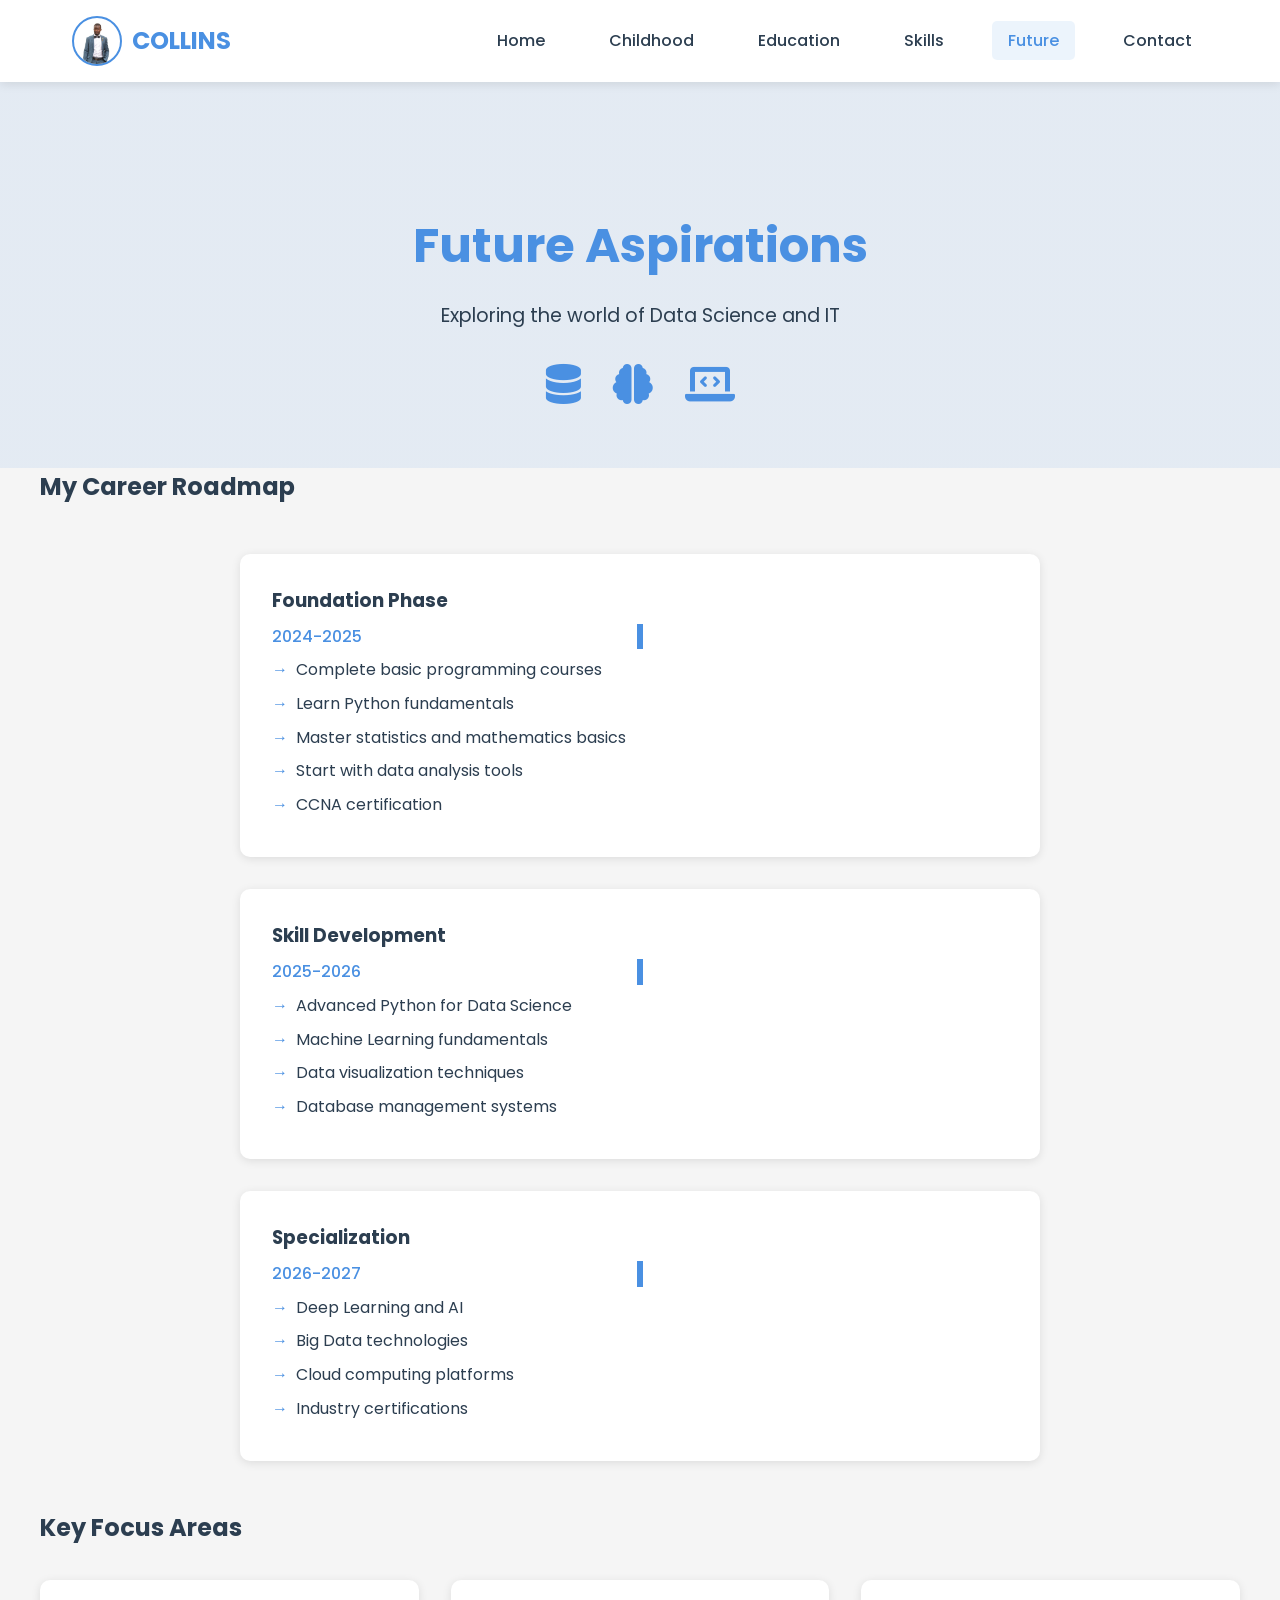
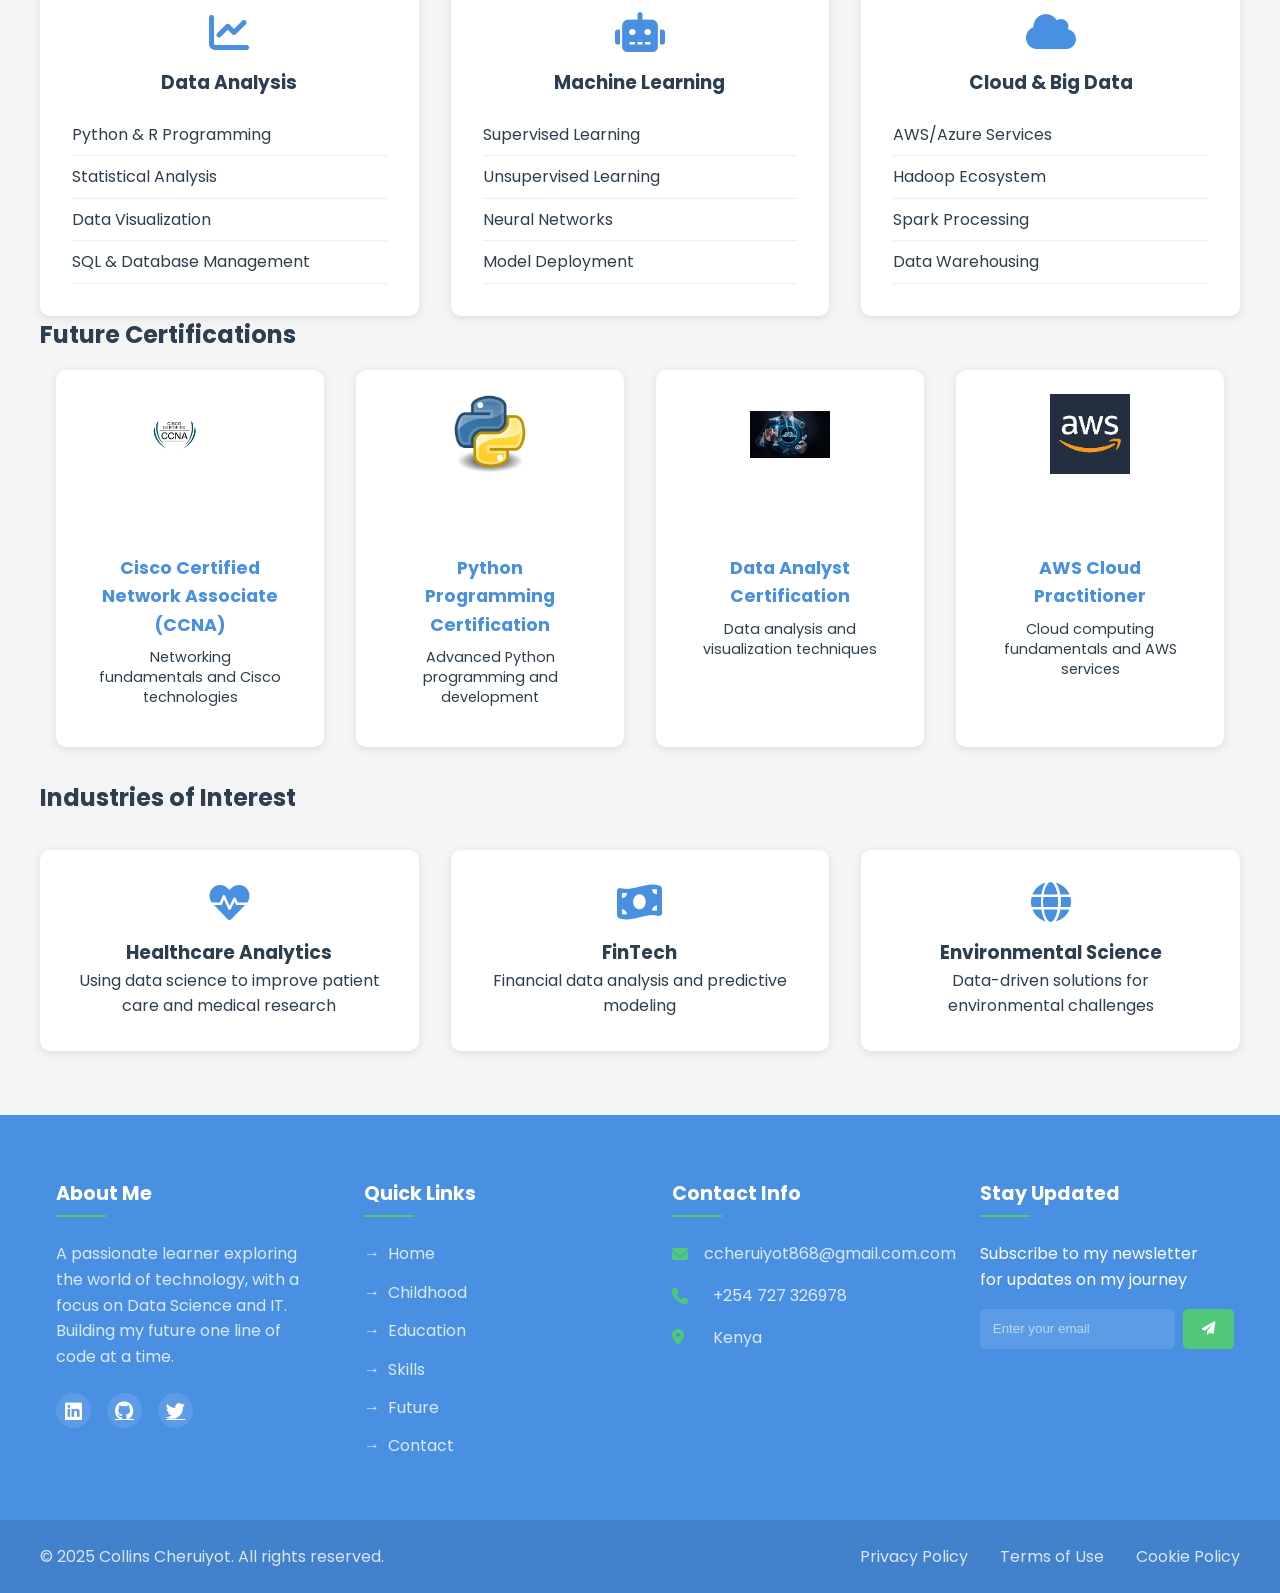
<file: aspirations.html>
<!DOCTYPE html>
<html lang="en">
<head>
    <meta charset="UTF-8">
    <meta name="viewport" content="width=device-width, initial-scale=1.0">
    <meta name="description" content="My future aspirations in Data Science and IT">
    <meta name="keywords" content="data science, IT career, future goals, career aspirations">
    <meta name="author" content="Your Name">
    
    <!-- Favicon -->
    <link rel="icon" type="image/x-icon" href="images/favicon.ico">
    
    <!-- CSS -->
    <link rel="stylesheet" href="style.css">
    <link rel="stylesheet" href="https://cdnjs.cloudflare.com/ajax/libs/font-awesome/6.0.0/css/all.min.css">
    
    <!-- Google Fonts -->
    <link href="https://fonts.googleapis.com/css2?family=Poppins:wght@300;400;500;600;700&display=swap" rel="stylesheet">
    
    <title>Future Aspirations - Data Science Journey</title>
</head>
<body>
    <!-- Header with Navigation -->
    <header class="header">
        <nav class="navbar">
            <div class="nav-brand">
                <a href="index.html" class="logo-link">
                    <img src="assets/myphoto.png" alt="Collins Cheruiyot - Logo" class="nav-logo">
                    <span>COLLINS</span>
                </a>
            </div>
            <div class="nav-toggle" id="navToggle">
                <i class="fas fa-bars"></i>
            </div>
            <ul class="nav-menu" id="navMenu">
                <li><a href="index.html" class="nav-link">Home</a></li>
                <li><a href="childhood.html" class="nav-link">Childhood</a></li>
                <li><a href="education.html" class="nav-link">Education</a></li>
                <li><a href="skills.html" class="nav-link">Skills</a></li>
                <li><a href="aspirations.html" class="nav-link">Future</a></li>
                <li><a href="contact.html" class="nav-link">Contact</a></li>
            </ul>
        </nav>
    </header>

    <main>
        <!-- Future Hero Section -->
        <section class="future-hero">
            <div class="container">
                <h1 class="page-title">Future Aspirations</h1>
                <p class="page-subtitle">Exploring the world of Data Science and IT</p>
                <div class="hero-icons">
                    <i class="fas fa-database"></i>
                    <i class="fas fa-brain"></i>
                    <i class="fas fa-laptop-code"></i>
                </div>
            </div>
        </section>

        <!-- Career Path -->
        <section class="career-path">
            <div class="container">
                <h2 class="section-title">My Career Roadmap</h2>
                <div class="roadmap">
                    <div class="roadmap-item">
                        <div class="roadmap-content">
                            <h3>Foundation Phase</h3>
                            <span class="timeline">2024-2025</span>
                            <ul class="roadmap-list">
                                <li>Complete basic programming courses</li>
                                <li>Learn Python fundamentals</li>
                                <li>Master statistics and mathematics basics</li>
                                <li>Start with data analysis tools</li>
                                <li>CCNA certification</li>
                            </ul>
                        </div>
                    </div>

                    <div class="roadmap-item">
                        <div class="roadmap-content">
                            <h3>Skill Development</h3>
                            <span class="timeline">2025-2026</span>
                            <ul class="roadmap-list">
                                <li>Advanced Python for Data Science</li>
                                <li>Machine Learning fundamentals</li>
                                <li>Data visualization techniques</li>
                                <li>Database management systems</li>
                            </ul>
                        </div>
                    </div>

                    <div class="roadmap-item">
                        <div class="roadmap-content">
                            <h3>Specialization</h3>
                            <span class="timeline">2026-2027</span>
                            <ul class="roadmap-list">
                                <li>Deep Learning and AI</li>
                                <li>Big Data technologies</li>
                                <li>Cloud computing platforms</li>
                                <li>Industry certifications</li>
                            </ul>
                        </div>
                    </div>
                </div>
            </div>
        </section>

        <!-- Learning Goals -->
        <section class="learning-goals">
            <div class="container">
                <h2 class="section-title">Key Focus Areas</h2>
                <div class="goals-grid">
                    <div class="goal-card">
                        <i class="fas fa-chart-line"></i>
                        <h3>Data Analysis</h3>
                        <ul>
                            <li>Python & R Programming</li>
                            <li>Statistical Analysis</li>
                            <li>Data Visualization</li>
                            <li>SQL & Database Management</li>
                        </ul>
                    </div>

                    <div class="goal-card">
                        <i class="fas fa-robot"></i>
                        <h3>Machine Learning</h3>
                        <ul>
                            <li>Supervised Learning</li>
                            <li>Unsupervised Learning</li>
                            <li>Neural Networks</li>
                            <li>Model Deployment</li>
                        </ul>
                    </div>

                    <div class="goal-card">
                        <i class="fas fa-cloud"></i>
                        <h3>Cloud & Big Data</h3>
                        <ul>
                            <li>AWS/Azure Services</li>
                            <li>Hadoop Ecosystem</li>
                            <li>Spark Processing</li>
                            <li>Data Warehousing</li>
                        </ul>
                    </div>
                </div>
            </div>
        </section>

        <!-- Certifications -->
        <section class="certifications">
            <div class="container">
                <h2 class="section-title">Future Certifications</h2>
                <div class="cert-grid">
                    <div class="cert-item">
                        <img src="assets/certifications/ccna.png" alt="CCNA Certification" class="cert-logo">
                        <div class="cert-content">
                            <h3 class="cert-title">Cisco Certified Network Associate (CCNA)</h3>
                            <p class="cert-description">Networking fundamentals and Cisco technologies</p>
                        </div>
                    </div>
                    <div class="cert-item">
                        <img src="assets/certifications/python.jpeg" alt="Python Certification" class="cert-logo">
                        <div class="cert-content">
                            <h3 class="cert-title">Python Programming Certification</h3>
                            <p class="cert-description">Advanced Python programming and development</p>
                        </div>
                    </div>
                    <div class="cert-item">
                        <img src="assets/certifications/data.jpeg" alt="Data Analyst Certification" class="cert-logo">
                        <div class="cert-content">
                            <h3 class="cert-title">Data Analyst Certification</h3>
                            <p class="cert-description">Data analysis and visualization techniques</p>
                        </div>
                    </div>
                    <div class="cert-item">
                        <img src="assets/certifications/aws.png" alt="AWS Cloud Practitioner" class="cert-logo">
                        <div class="cert-content">
                            <h3 class="cert-title">AWS Cloud Practitioner</h3>
                            <p class="cert-description">Cloud computing fundamentals and AWS services</p>
                        </div>
                    </div>
                </div>
            </div>
        </section>

        <!-- Industry Interests -->
        <section class="industry-interests">
            <div class="container">
                <h2 class="section-title">Industries of Interest</h2>
                <div class="interests-grid">
                    <div class="interest-card">
                        <i class="fas fa-heartbeat"></i>
                        <h3>Healthcare Analytics</h3>
                        <p>Using data science to improve patient care and medical research</p>
                    </div>

                    <div class="interest-card">
                        <i class="fas fa-money-bill-wave"></i>
                        <h3>FinTech</h3>
                        <p>Financial data analysis and predictive modeling</p>
                    </div>

                    <div class="interest-card">
                        <i class="fas fa-globe"></i>
                        <h3>Environmental Science</h3>
                        <p>Data-driven solutions for environmental challenges</p>
                    </div>
                </div>
            </div>
        </section>
    </main>

    <!-- Enhanced Footer Section -->
    <footer class="footer">
        <div class="footer-top">
            <div class="container">
                <div class="footer-grid">
                    <!-- About Section -->
                    <div class="footer-section">
                        <h3 class="footer-title">About Me</h3>
                        <p class="footer-about">
                            A passionate learner exploring the world of technology, 
                            with a focus on Data Science and IT. Building my future 
                            one line of code at a time.
                        </p>
                        <div class="footer-social">
                            <a href="#" class="social-icon" aria-label="LinkedIn">
                                <i class="fab fa-linkedin"></i>
                            </a>
                            <a href="#" class="social-icon" aria-label="GitHub">
                                <i class="fab fa-github"></i>
                            </a>
                            <a href="#" class="social-icon" aria-label="Twitter">
                                <i class="fab fa-twitter"></i>
                            </a>
                        </div>
                    </div>

                    <!-- Quick Links -->
                    <div class="footer-section">
                        <h3 class="footer-title">Quick Links</h3>
                        <ul class="footer-links">
                            <li><a href="index.html">Home</a></li>
                            <li><a href="childhood.html">Childhood</a></li>
                            <li><a href="education.html">Education</a></li>
                            <li><a href="skills.html">Skills</a></li>
                            <li><a href="aspirations.html">Future</a></li>
                            <li><a href="contact.html">Contact</a></li>
                        </ul>
                    </div>

                    <!-- Contact Info -->
                    <div class="footer-section">
                        <h3 class="footer-title">Contact Info</h3>
                        <ul class="footer-contact">
                            <li>
                                <i class="fas fa-envelope"></i>
                                <a href="mailto:ccheruiyot868@gmail.com">ccheruiyot868@gmail.com.com</a>
                            </li>
                            <li>
                                <i class="fas fa-phone"></i>
                                <a href="tel:+254 727 326978">+254 727 326978</a>
                            </li>
                            <li>
                                <i class="fas fa-map-marker-alt"></i>
                                <span>Kenya</span>
                            </li>
                        </ul>
                    </div>

                    <!-- Newsletter -->
                    <div class="footer-section">
                        <h3 class="footer-title">Stay Updated</h3>
                        <p>Subscribe to my newsletter for updates on my journey</p>
                        <form class="footer-newsletter">
                            <input type="email" placeholder="Enter your email" required>
                            <button type="submit" class="newsletter-btn">
                                <i class="fas fa-paper-plane"></i>
                            </button>
                        </form>
                    </div>
                </div>
            </div>
        </div>

        <!-- Footer Bottom -->
        <div class="footer-bottom">
            <div class="container">
                <p class="copyright">
                    &copy; 2025 Collins Cheruiyot. All rights reserved.
                </p>
                <div class="footer-bottom-links">
                    <a href="#">Privacy Policy</a>
                    <a href="#">Terms of Use</a>
                    <a href="#">Cookie Policy</a>
                </div>
            </div>
        </div>
    </footer>

    <script src="main.js"></script>
</body>
</html>
</file>
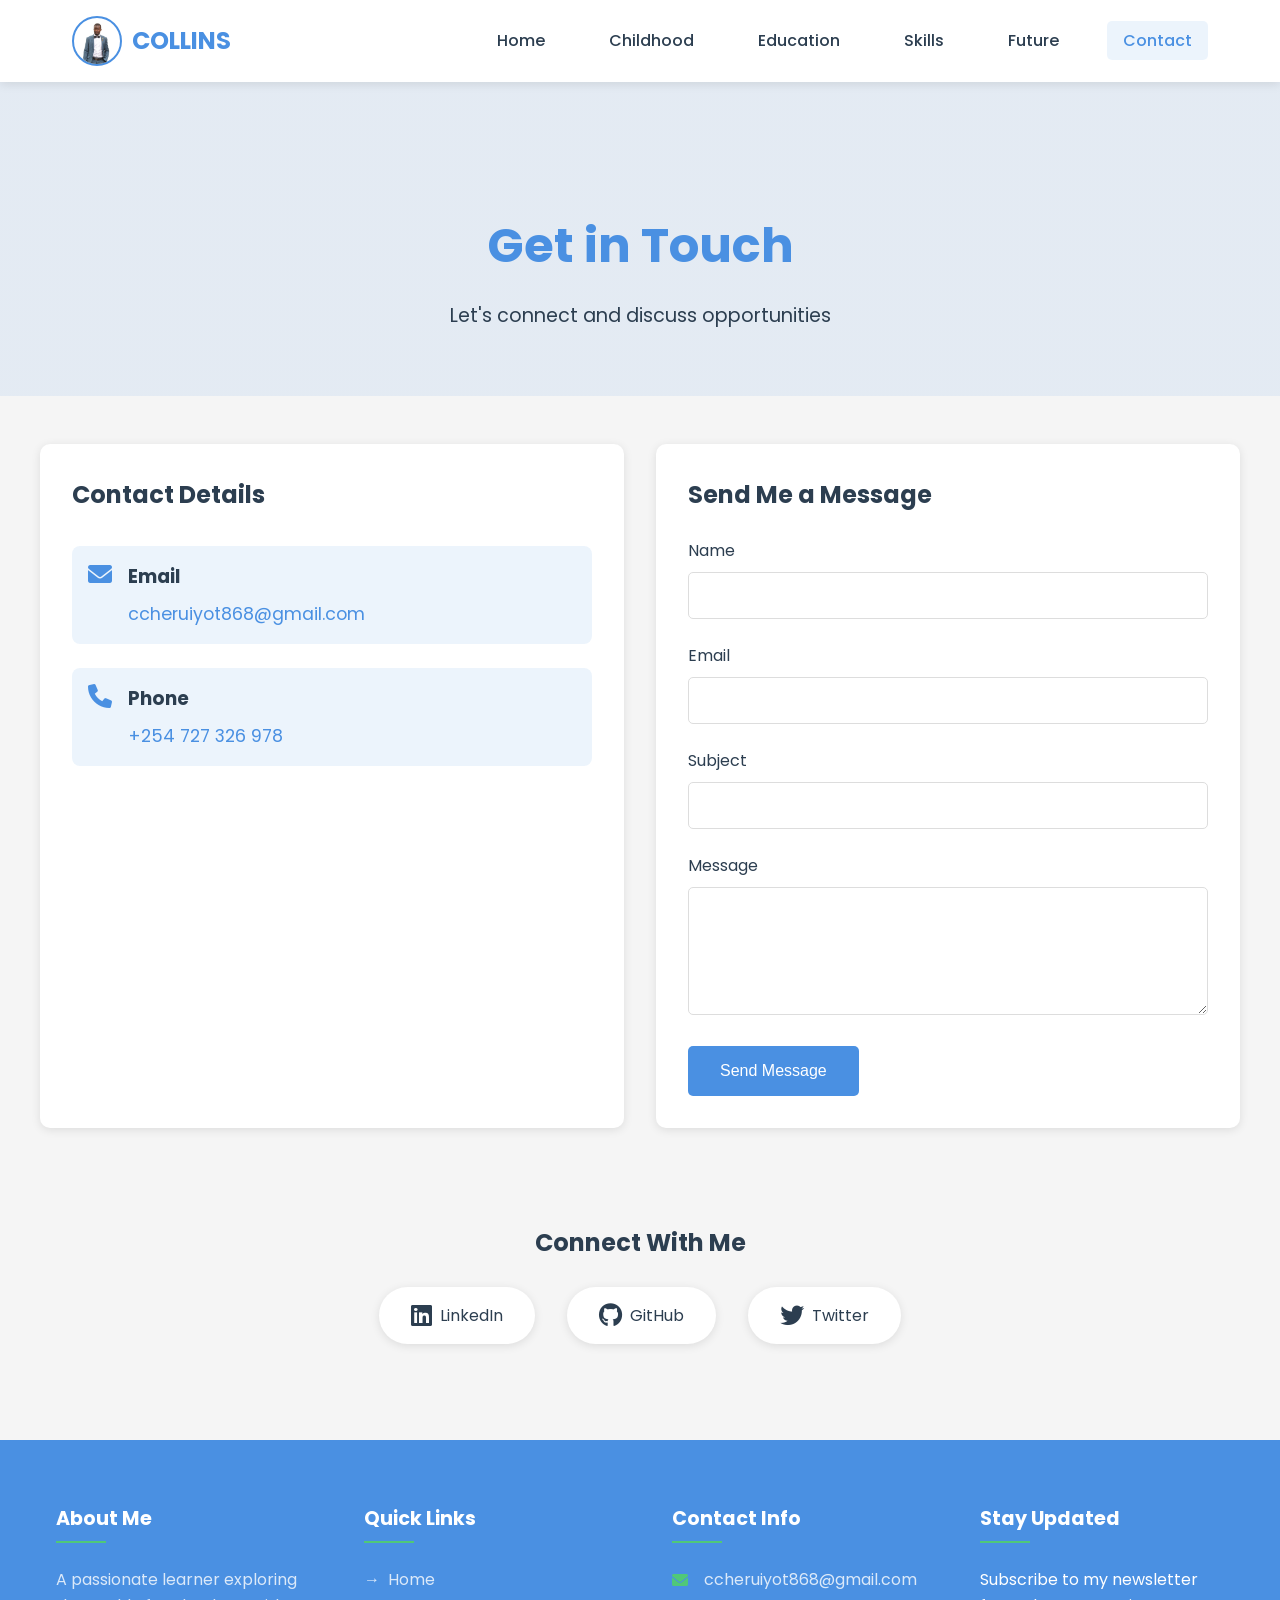
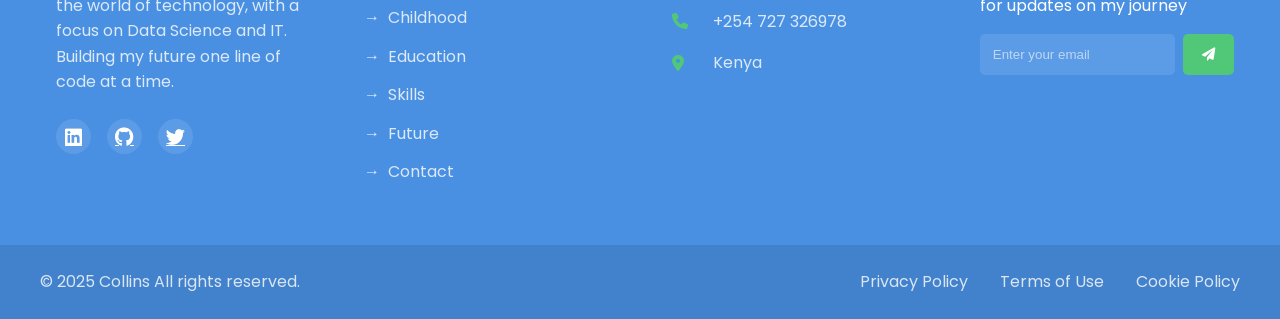
<file: contact.html>
<!DOCTYPE html>
<html lang="en">
<head>
    <meta charset="UTF-8">
    <meta name="viewport" content="width=device-width, initial-scale=1.0">
    <meta name="description" content="Get in touch with me - Contact information and social media links">
    <meta name="keywords" content="contact, email, social media, get in touch">
    <meta name="author" content="Collins Cheruiyot">
    
    <!-- Favicon -->
    <link rel="icon" type="image/x-icon" href="images/favicon.ico">
    
    <!-- CSS -->
    <link rel="stylesheet" href="style.css">
    <link rel="stylesheet" href="https://cdnjs.cloudflare.com/ajax/libs/font-awesome/6.0.0/css/all.min.css">
    
    <!-- Google Fonts -->
    <link href="https://fonts.googleapis.com/css2?family=Poppins:wght@300;400;500;600;700&display=swap" rel="stylesheet">
    
    <title>Contact Me - Personal Journey</title>
</head>
<body>
    <!-- Header with Navigation -->
    <header class="header">
        <nav class="navbar">
            <div class="nav-brand">
                <a href="index.html" class="logo-link">
                    <img src="../assets/myphoto.png" alt="Collins Cheruiyot - Logo" class="nav-logo">
                    <span>COLLINS</span>
                </a>
            </div>
            <div class="nav-toggle" id="navToggle">
                <i class="fas fa-bars"></i>
            </div>
            <ul class="nav-menu" id="navMenu">
                <li><a href="index.html" class="nav-link">Home</a></li>
                <li><a href="childhood.html" class="nav-link">Childhood</a></li>
                <li><a href="education.html" class="nav-link">Education</a></li>
                <li><a href="skills.html" class="nav-link">Skills</a></li>
                <li><a href="aspirations.html" class="nav-link">Future</a></li>
                <li><a href="contact.html" class="nav-link">Contact</a></li>
            </ul>
        </nav>
    </header>

    <main>
        <!-- Contact Hero Section -->
        <section class="contact-hero">
            <div class="container">
                <h1 class="page-title">Get in Touch</h1>
                <p class="page-subtitle">Let's connect and discuss opportunities</p>
            </div>
        </section>

        <!-- Contact Information -->
        <section class="contact-info">
            <div class="container">
                <div class="contact-grid">
                    <!-- Direct Contact -->
                    <div class="contact-card">
                        <h2>Contact Details</h2>
                        <div class="contact-details">
                            <div class="contact-item">
                                <i class="fas fa-envelope"></i>
                                <div class="detail">
                                    <h3>Email</h3>
                                    <a href="mailto:ccheruiyot868@gmail.com">ccheruiyot868@gmail.com</a>
                                </div>
                            </div>
                            <div class="contact-item">
                                <i class="fas fa-phone"></i>
                                <div class="detail">
                                    <h3>Phone</h3>
                                    <a href="tel:+254727326978">+254 727 326 978</a>
                                </div>
                            </div>
                        </div>
                    </div>

                    <!-- Contact Form -->
                    <div class="contact-card">
                        <h2>Send Me a Message</h2>
                        <form id="contactForm" class="contact-form">
                            <div class="form-group">
                                <label for="name">Name</label>
                                <input type="text" id="name" name="name" required>
                            </div>
                            <div class="form-group">
                                <label for="email">Email</label>
                                <input type="email" id="email" name="email" required>
                            </div>
                            <div class="form-group">
                                <label for="subject">Subject</label>
                                <input type="text" id="subject" name="subject" required>
                            </div>
                            <div class="form-group">
                                <label for="message">Message</label>
                                <textarea id="message" name="message" rows="5" required></textarea>
                            </div>
                            <button type="submit" class="submit-btn">Send Message</button>
                        </form>
                    </div>
                </div>

                <!-- Social Media Links -->
                <div class="social-section">
                    <h2>Connect With Me</h2>
                    <div class="social-links">
                        <a href="https://www.linkedin.com/in/collins-cheruiyot-248434312" class="social-link">
                            <i class="fab fa-linkedin"></i>
                            <span>LinkedIn</span>
                        </a>
                        <a href="https://github.com/collins-cheruiyot" class="social-link">
                            <i class="fab fa-github"></i>
                            <span>GitHub</span>
                        </a>
                        <a href="https://x.com/ChebasaCollins" class="social-link">
                            <i class="fab fa-twitter"></i>
                            <span>Twitter</span>
                        </a>
                    </div>
                </div>
            </div>
        </section>
    </main>

    <!-- Enhanced Footer Section -->
    <footer class="footer">
        <div class="footer-top">
            <div class="container">
                <div class="footer-grid">
                    <!-- About Section -->
                    <div class="footer-section">
                        <h3 class="footer-title">About Me</h3>
                        <p class="footer-about">
                            A passionate learner exploring the world of technology, 
                            with a focus on Data Science and IT. Building my future 
                            one line of code at a time.
                        </p>
                        <div class="footer-social">
                            <a href="#" class="social-icon" aria-label="LinkedIn">
                                <i class="fab fa-linkedin"></i>
                            </a>
                            <a href="#" class="social-icon" aria-label="GitHub">
                                <i class="fab fa-github"></i>
                            </a>
                            <a href="#" class="social-icon" aria-label="Twitter">
                                <i class="fab fa-twitter"></i>
                            </a>
                        </div>
                    </div>

                    <!-- Quick Links -->
                    <div class="footer-section">
                        <h3 class="footer-title">Quick Links</h3>
                        <ul class="footer-links">
                            <li><a href="index.html">Home</a></li>
                            <li><a href="childhood.html">Childhood</a></li>
                            <li><a href="education.html">Education</a></li>
                            <li><a href="skills.html">Skills</a></li>
                            <li><a href="aspirations.html">Future</a></li>
                            <li><a href="contact.html">Contact</a></li>
                        </ul>
                    </div>

                    <!-- Contact Info -->
                    <div class="footer-section">
                        <h3 class="footer-title">Contact Info</h3>
                        <ul class="footer-contact">
                            <li>
                                <i class="fas fa-envelope"></i>
                                <a href="mailto:ccheruiyot868@gmail.com">ccheruiyot868@gmail.com</a>
                            </li>
                            <li>
                                <i class="fas fa-phone"></i>
                                <a href="tel:+254727326978">+254 727 326978</a>
                            </li>
                            <li>
                                <i class="fas fa-map-marker-alt"></i>
                                <span>Kenya</span>
                            </li>
                        </ul>
                    </div>

                    <!-- Newsletter -->
                    <div class="footer-section">
                        <h3 class="footer-title">Stay Updated</h3>
                        <p>Subscribe to my newsletter for updates on my journey</p>
                        <form class="footer-newsletter">
                            <input type="email" placeholder="Enter your email" required>
                            <button type="submit" class="newsletter-btn">
                                <i class="fas fa-paper-plane"></i>
                            </button>
                        </form>
                    </div>
                </div>
            </div>
        </div>

        <!-- Footer Bottom -->
        <div class="footer-bottom">
            <div class="container">
                <p class="copyright">
                    &copy; 2025 Collins All rights reserved.
                </p>
                <div class="footer-bottom-links">
                    <a href="#">Privacy Policy</a>
                    <a href="#">Terms of Use</a>
                    <a href="#">Cookie Policy</a>
                </div>
            </div>
        </div>
    </footer>

    <script src="main.js"></script>
</body>
</html>
</file>
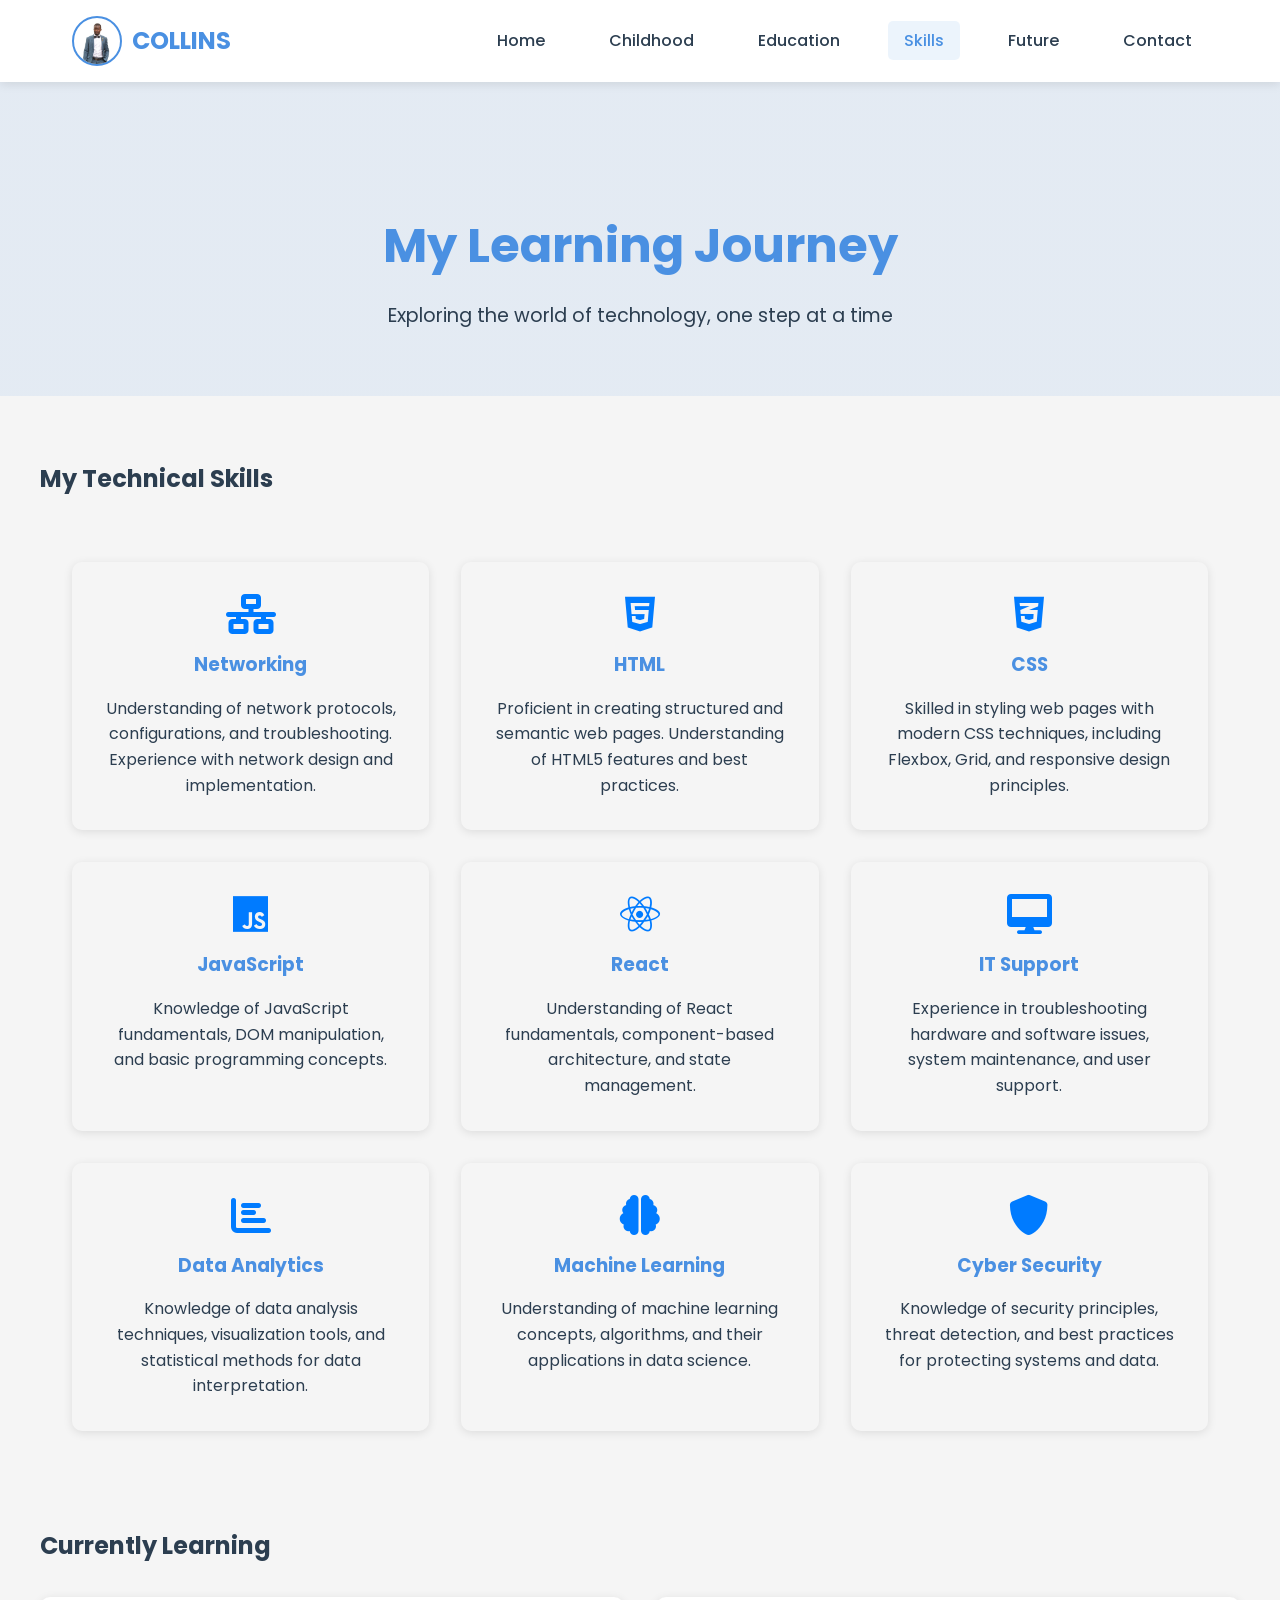
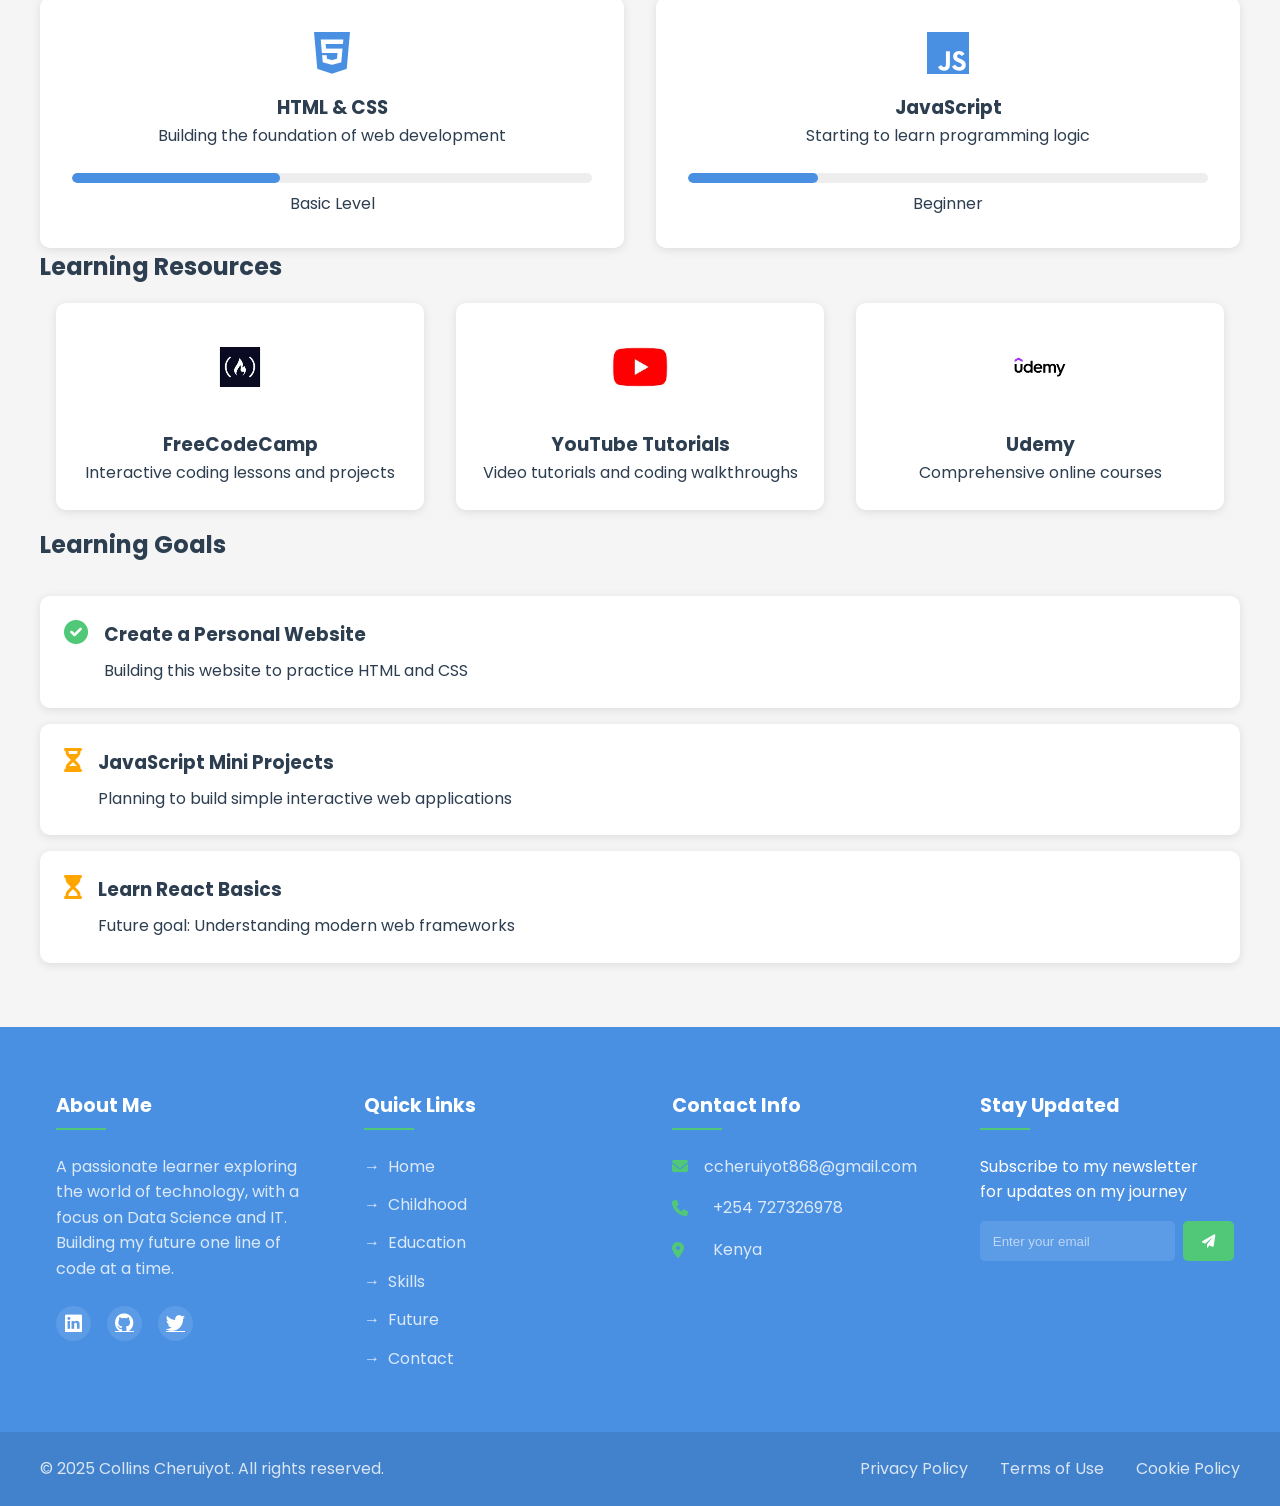
<file: skills.html>
<!DOCTYPE html>
<html lang="en">
<head>
    <meta charset="UTF-8">
    <meta name="viewport" content="width=device-width, initial-scale=1.0">
    <meta name="description" content="My growing skills and learning journey in technology">
    <meta name="keywords" content="beginner programmer, coding skills, learning journey, tech skills">
    <meta name="author" content="Your Name">
    
    <!-- Favicon -->
    <link rel="icon" type="image/x-icon" href="images/favicon.ico">
    
    <!-- CSS -->
    <link rel="stylesheet" href="style.css">
    <link rel="stylesheet" href="https://cdnjs.cloudflare.com/ajax/libs/font-awesome/6.0.0/css/all.min.css">
    
    <!-- Google Fonts -->
    <link href="https://fonts.googleapis.com/css2?family=Poppins:wght@300;400;500;600;700&display=swap" rel="stylesheet">
    
    <title>My Skills - Learning Journey</title>
</head>
<body>
    <!-- Same Header as Homepage -->
    <header class="header">
        <nav class="navbar">
            <div class="nav-brand">
                <a href="index.html" class="logo-link">
                    <img src="assets/myphoto.png" alt="Collins Cheruiyot - Logo" class="nav-logo">
                    <span>COLLINS</span>
                </a>
            </div>
            <div class="nav-toggle" id="navToggle">
                <i class="fas fa-bars"></i>
            </div>
            <ul class="nav-menu" id="navMenu">
                <li><a href="index.html" class="nav-link">Home</a></li>
                <li><a href="childhood.html" class="nav-link">Childhood</a></li>
                <li><a href="education.html" class="nav-link">Education</a></li>
                <li><a href="skills.html" class="nav-link">Skills</a></li>
                <li><a href="aspirations.html" class="nav-link">Future</a></li>
                <li><a href="contact.html" class="nav-link">Contact</a></li>
            </ul>
        </nav>
    </header>

    <main>
        <!-- Skills Hero Section -->
        <section class="skills-hero">
            <div class="container">
                <h1 class="page-title">My Learning Journey</h1>
                <p class="page-subtitle">Exploring the world of technology, one step at a time</p>
            </div>
        </section>

        <!-- Technical Skills -->
        <section class="technical-skills">
            <div class="container">
                <h2 class="section-title">My Technical Skills</h2>
                <div class="skills-grid">
                    <div class="skill-card">
                        <i class="fas fa-network-wired"></i>
                        <h3>Networking</h3>
                        <p>Understanding of network protocols, configurations, and troubleshooting. Experience with network design and implementation.</p>
                    </div>

                    <div class="skill-card">
                        <i class="fab fa-html5"></i>
                        <h3>HTML</h3>
                        <p>Proficient in creating structured and semantic web pages. Understanding of HTML5 features and best practices.</p>
                    </div>

                    <div class="skill-card">
                        <i class="fab fa-css3-alt"></i>
                        <h3>CSS</h3>
                        <p>Skilled in styling web pages with modern CSS techniques, including Flexbox, Grid, and responsive design principles.</p>
                    </div>

                    <div class="skill-card">
                        <i class="fab fa-js"></i>
                        <h3>JavaScript</h3>
                        <p>Knowledge of JavaScript fundamentals, DOM manipulation, and basic programming concepts.</p>
                    </div>

                    <div class="skill-card">
                        <i class="fab fa-react"></i>
                        <h3>React</h3>
                        <p>Understanding of React fundamentals, component-based architecture, and state management.</p>
                    </div>

                    <div class="skill-card">
                        <i class="fas fa-desktop"></i>
                        <h3>IT Support</h3>
                        <p>Experience in troubleshooting hardware and software issues, system maintenance, and user support.</p>
                    </div>

                    <div class="skill-card">
                        <i class="fas fa-chart-bar"></i>
                        <h3>Data Analytics</h3>
                        <p>Knowledge of data analysis techniques, visualization tools, and statistical methods for data interpretation.</p>
                    </div>

                    <div class="skill-card">
                        <i class="fas fa-brain"></i>
                        <h3>Machine Learning</h3>
                        <p>Understanding of machine learning concepts, algorithms, and their applications in data science.</p>
                    </div>

                    <div class="skill-card">
                        <i class="fas fa-shield-alt"></i>
                        <h3>Cyber Security</h3>
                        <p>Knowledge of security principles, threat detection, and best practices for protecting systems and data.</p>
                    </div>
                </div>
            </div>
        </section>

        <!-- Current Learning -->
        <section class="current-learning">
            <div class="container">
                <h2 class="section-title">Currently Learning</h2>
                <div class="learning-cards">
                    <div class="learning-card">
                        <i class="fab fa-html5"></i>
                        <h3>HTML & CSS</h3>
                        <p>Building the foundation of web development</p>
                        <div class="progress-container">
                            <div class="progress-bar">
                                <div class="progress" style="width: 40%"></div>
                            </div>
                            <span>Basic Level</span>
                        </div>
                    </div>

                    <div class="learning-card">
                        <i class="fab fa-js"></i>
                        <h3>JavaScript</h3>
                        <p>Starting to learn programming logic</p>
                        <div class="progress-container">
                            <div class="progress-bar">
                                <div class="progress" style="width: 25%"></div>
                            </div>
                            <span>Beginner</span>
                        </div>
                    </div>
                </div>
            </div>
        </section>

        <!-- Learning Resources -->
        <section class="learning-resources">
            <div class="container">
                <h2 class="section-title">Learning Resources</h2>
                <div class="resources-grid">
                    <div class="resource-card">
                        <img src="assets/skills/freecodecamp.png" alt="FreeCodeCamp" class="resource-logo">
                        <div class="resource-content">
                            <h3 class="resource-title">FreeCodeCamp</h3>
                            <p class="resource-description">Interactive coding lessons and projects</p>
                        </div>
                    </div>
                    <div class="resource-card">
                        <img src="assets/skills/youtube.jpeg" alt="YouTube Tutorials" class="resource-logo">
                        <div class="resource-content">
                            <h3 class="resource-title">YouTube Tutorials</h3>
                            <p class="resource-description">Video tutorials and coding walkthroughs</p>
                        </div>
                    </div>
                    <div class="resource-card">
                        <img src="assets/skills/udemy.png" alt="Udemy" class="resource-logo">
                        <div class="resource-content">
                            <h3 class="resource-title">Udemy</h3>
                            <p class="resource-description">Comprehensive online courses</p>
                        </div>
                    </div>
                </div>
            </div>
        </section>

        <!-- Project Goals -->
        <section class="project-goals">
            <div class="container">
                <h2 class="section-title">Learning Goals</h2>
                <div class="goals-list">
                    <div class="goal-item">
                        <i class="fas fa-check-circle"></i>
                        <div class="goal-content">
                            <h3>Create a Personal Website</h3>
                            <p>Building this website to practice HTML and CSS</p>
                        </div>
                    </div>

                    <div class="goal-item">
                        <i class="fas fa-hourglass-half"></i>
                        <div class="goal-content">
                            <h3>JavaScript Mini Projects</h3>
                            <p>Planning to build simple interactive web applications</p>
                        </div>
                    </div>

                    <div class="goal-item">
                        <i class="fas fa-hourglass-start"></i>
                        <div class="goal-content">
                            <h3>Learn React Basics</h3>
                            <p>Future goal: Understanding modern web frameworks</p>
                        </div>
                    </div>
                </div>
            </div>
        </section>
    </main>

    <!-- Enhanced Footer Section -->
    <footer class="footer">
        <div class="footer-top">
            <div class="container">
                <div class="footer-grid">
                    <!-- About Section -->
                    <div class="footer-section">
                        <h3 class="footer-title">About Me</h3>
                        <p class="footer-about">
                            A passionate learner exploring the world of technology, 
                            with a focus on Data Science and IT. Building my future 
                            one line of code at a time.
                        </p>
                        <div class="footer-social">
                            <a href="#" class="social-icon" aria-label="LinkedIn">
                                <i class="fab fa-linkedin"></i>
                            </a>
                            <a href="#" class="social-icon" aria-label="GitHub">
                                <i class="fab fa-github"></i>
                            </a>
                            <a href="#" class="social-icon" aria-label="Twitter">
                                <i class="fab fa-twitter"></i>
                            </a>
                        </div>
                    </div>

                    <!-- Quick Links -->
                    <div class="footer-section">
                        <h3 class="footer-title">Quick Links</h3>
                        <ul class="footer-links">
                            <li><a href="index.html">Home</a></li>
                            <li><a href="childhood.html">Childhood</a></li>
                            <li><a href="education.html">Education</a></li>
                            <li><a href="skills.html">Skills</a></li>
                            <li><a href="aspirations.html">Future</a></li>
                            <li><a href="contact.html">Contact</a></li>
                        </ul>
                    </div>

                    <!-- Contact Info -->
                    <div class="footer-section">
                        <h3 class="footer-title">Contact Info</h3>
                        <ul class="footer-contact">
                            <li>
                                <i class="fas fa-envelope"></i>
                                <a href="mailto:ccheruiyot868@gmail.com">ccheruiyot868@gmail.com</a>
                            </li>
                            <li>
                                <i class="fas fa-phone"></i>
                                <a href="tel:+254727326978">+254 727326978</a>
                            </li>
                            <li>
                                <i class="fas fa-map-marker-alt"></i>
                                <span>Kenya</span>
                            </li>
                        </ul>
                    </div>

                    <!-- Newsletter -->
                    <div class="footer-section">
                        <h3 class="footer-title">Stay Updated</h3>
                        <p>Subscribe to my newsletter for updates on my journey</p>
                        <form class="footer-newsletter">
                            <input type="email" placeholder="Enter your email" required>
                            <button type="submit" class="newsletter-btn">
                                <i class="fas fa-paper-plane"></i>
                            </button>
                        </form>
                    </div>
                </div>
            </div>
        </div>

        <!-- Footer Bottom -->
        <div class="footer-bottom">
            <div class="container">
                <p class="copyright">
                    &copy; 2025 Collins Cheruiyot. All rights reserved.
                </p>
                <div class="footer-bottom-links">
                    <a href="#">Privacy Policy</a>
                    <a href="#">Terms of Use</a>
                    <a href="#">Cookie Policy</a>
                </div>
            </div>
        </div>
    </footer>

    <script src="main.js"></script>
</body>
</html>
</file>
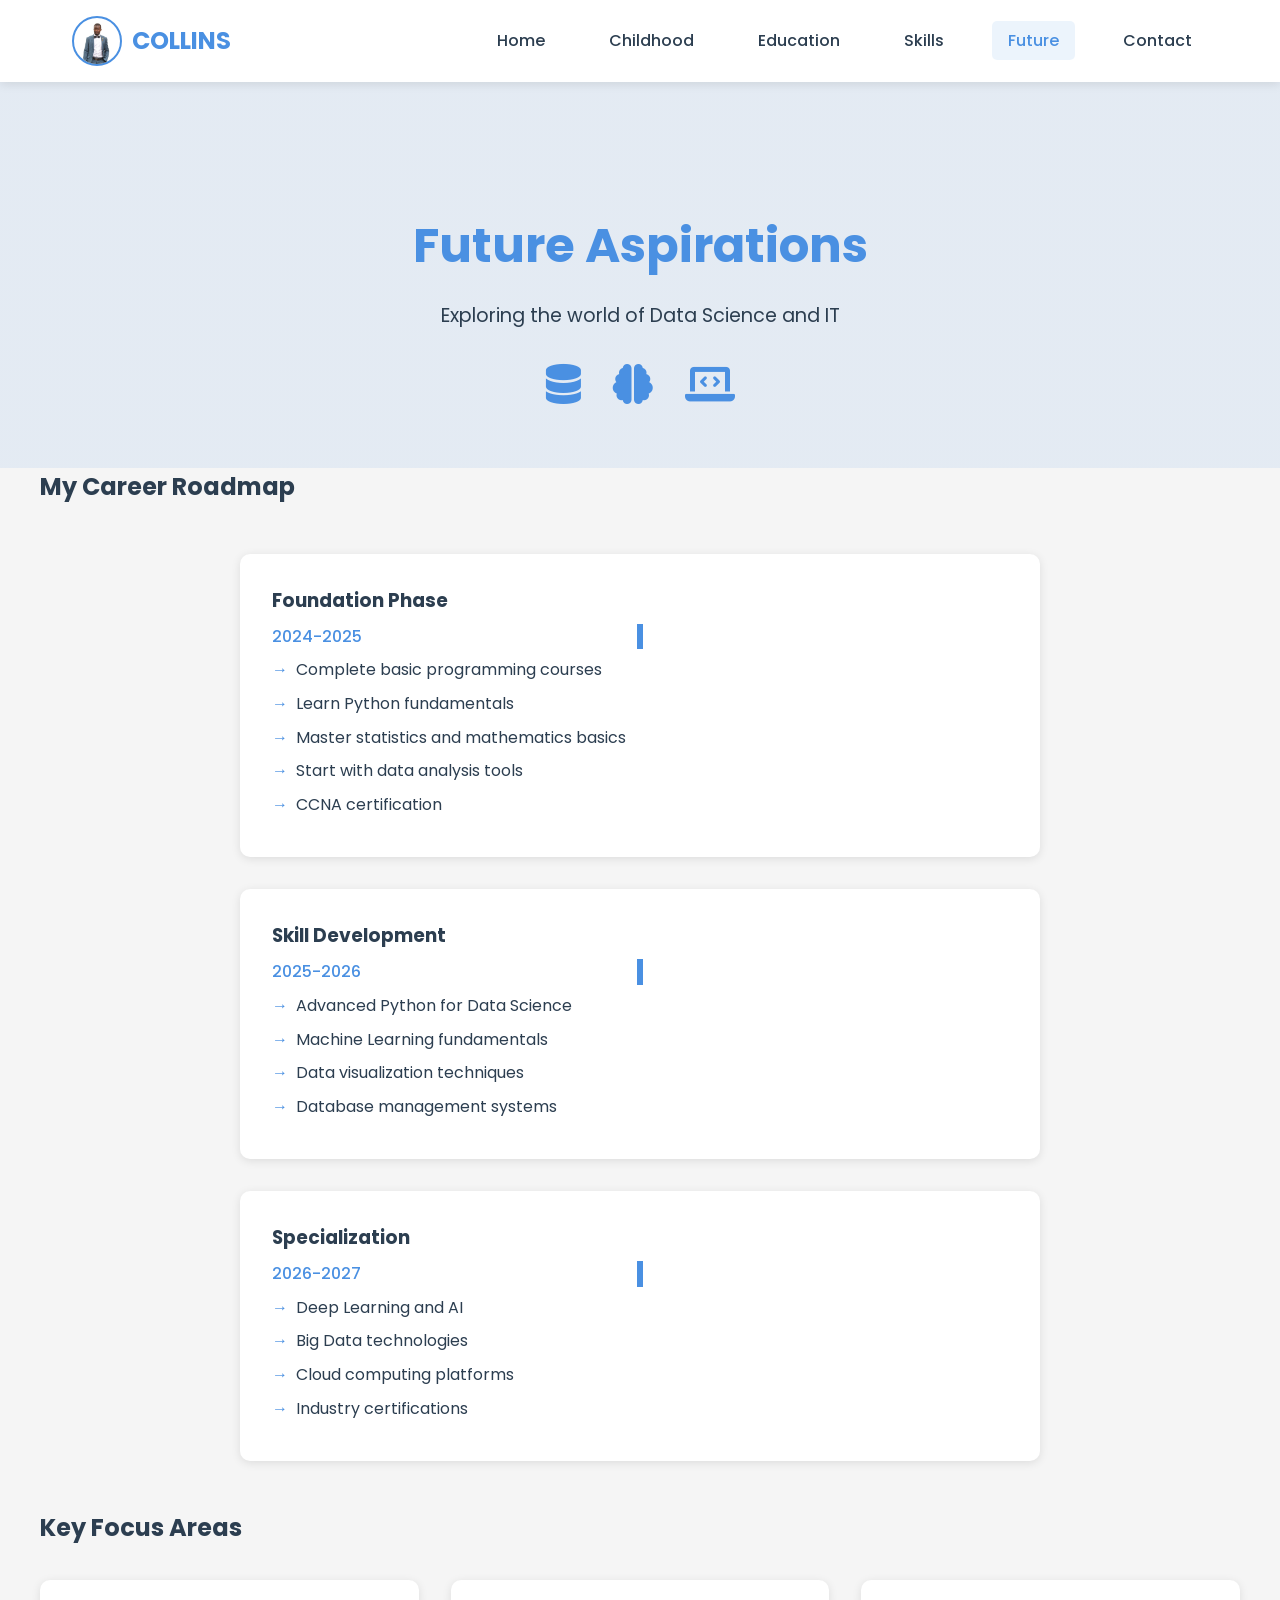
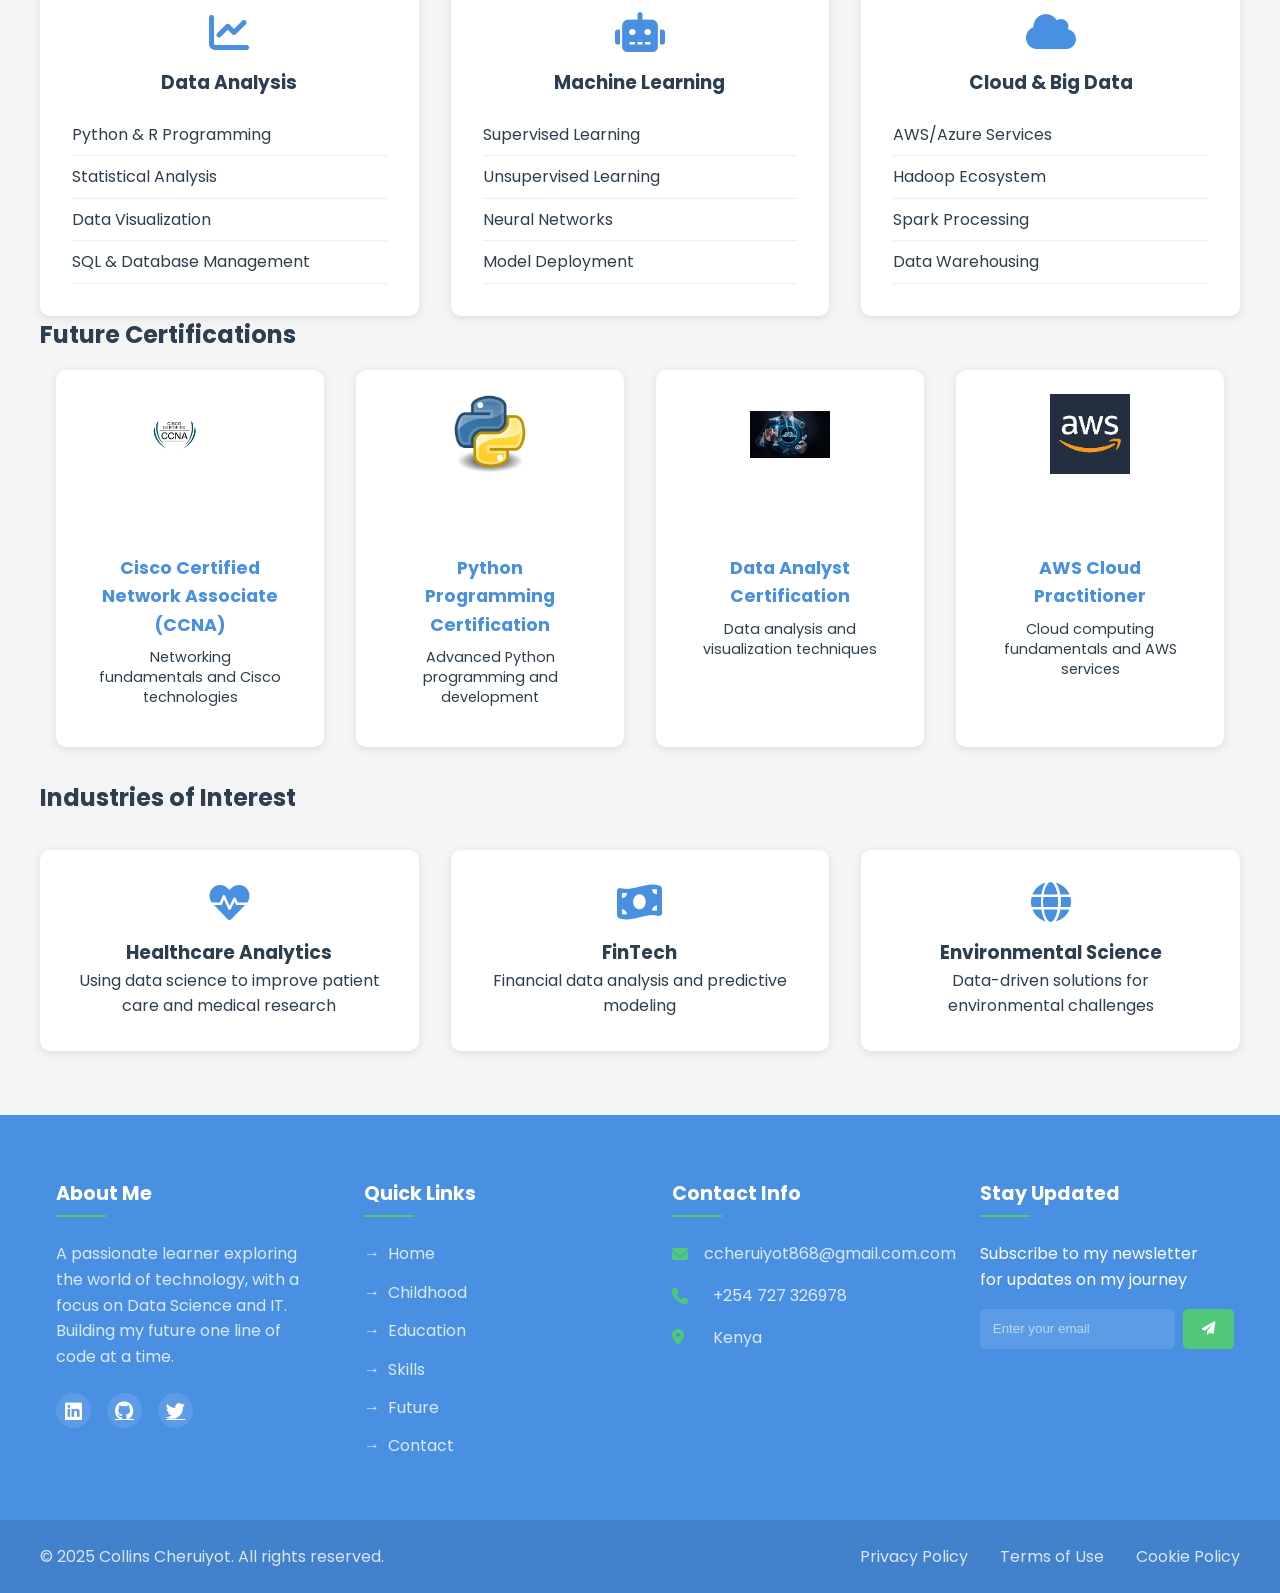
<file: frontend/aspirations.html>
<!DOCTYPE html>
<html lang="en">
<head>
    <meta charset="UTF-8">
    <meta name="viewport" content="width=device-width, initial-scale=1.0">
    <meta name="description" content="My future aspirations in Data Science and IT">
    <meta name="keywords" content="data science, IT career, future goals, career aspirations">
    <meta name="author" content="Your Name">
    
    <!-- Favicon -->
    <link rel="icon" type="image/x-icon" href="images/favicon.ico">
    
    <!-- CSS -->
    <link rel="stylesheet" href="style.css">
    <link rel="stylesheet" href="https://cdnjs.cloudflare.com/ajax/libs/font-awesome/6.0.0/css/all.min.css">
    
    <!-- Google Fonts -->
    <link href="https://fonts.googleapis.com/css2?family=Poppins:wght@300;400;500;600;700&display=swap" rel="stylesheet">
    
    <title>Future Aspirations - Data Science Journey</title>
</head>
<body>
    <!-- Header with Navigation -->
    <header class="header">
        <nav class="navbar">
            <div class="nav-brand">
                <a href="index.html" class="logo-link">
                    <img src="../assets/myphoto.png" alt="Collins Cheruiyot - Logo" class="nav-logo">
                    <span>COLLINS</span>
                </a>
            </div>
            <div class="nav-toggle" id="navToggle">
                <i class="fas fa-bars"></i>
            </div>
            <ul class="nav-menu" id="navMenu">
                <li><a href="index.html" class="nav-link">Home</a></li>
                <li><a href="childhood.html" class="nav-link">Childhood</a></li>
                <li><a href="education.html" class="nav-link">Education</a></li>
                <li><a href="skills.html" class="nav-link">Skills</a></li>
                <li><a href="aspirations.html" class="nav-link">Future</a></li>
                <li><a href="contact.html" class="nav-link">Contact</a></li>
            </ul>
        </nav>
    </header>

    <main>
        <!-- Future Hero Section -->
        <section class="future-hero">
            <div class="container">
                <h1 class="page-title">Future Aspirations</h1>
                <p class="page-subtitle">Exploring the world of Data Science and IT</p>
                <div class="hero-icons">
                    <i class="fas fa-database"></i>
                    <i class="fas fa-brain"></i>
                    <i class="fas fa-laptop-code"></i>
                </div>
            </div>
        </section>

        <!-- Career Path -->
        <section class="career-path">
            <div class="container">
                <h2 class="section-title">My Career Roadmap</h2>
                <div class="roadmap">
                    <div class="roadmap-item">
                        <div class="roadmap-content">
                            <h3>Foundation Phase</h3>
                            <span class="timeline">2024-2025</span>
                            <ul class="roadmap-list">
                                <li>Complete basic programming courses</li>
                                <li>Learn Python fundamentals</li>
                                <li>Master statistics and mathematics basics</li>
                                <li>Start with data analysis tools</li>
                                <li>CCNA certification</li>
                            </ul>
                        </div>
                    </div>

                    <div class="roadmap-item">
                        <div class="roadmap-content">
                            <h3>Skill Development</h3>
                            <span class="timeline">2025-2026</span>
                            <ul class="roadmap-list">
                                <li>Advanced Python for Data Science</li>
                                <li>Machine Learning fundamentals</li>
                                <li>Data visualization techniques</li>
                                <li>Database management systems</li>
                            </ul>
                        </div>
                    </div>

                    <div class="roadmap-item">
                        <div class="roadmap-content">
                            <h3>Specialization</h3>
                            <span class="timeline">2026-2027</span>
                            <ul class="roadmap-list">
                                <li>Deep Learning and AI</li>
                                <li>Big Data technologies</li>
                                <li>Cloud computing platforms</li>
                                <li>Industry certifications</li>
                            </ul>
                        </div>
                    </div>
                </div>
            </div>
        </section>

        <!-- Learning Goals -->
        <section class="learning-goals">
            <div class="container">
                <h2 class="section-title">Key Focus Areas</h2>
                <div class="goals-grid">
                    <div class="goal-card">
                        <i class="fas fa-chart-line"></i>
                        <h3>Data Analysis</h3>
                        <ul>
                            <li>Python & R Programming</li>
                            <li>Statistical Analysis</li>
                            <li>Data Visualization</li>
                            <li>SQL & Database Management</li>
                        </ul>
                    </div>

                    <div class="goal-card">
                        <i class="fas fa-robot"></i>
                        <h3>Machine Learning</h3>
                        <ul>
                            <li>Supervised Learning</li>
                            <li>Unsupervised Learning</li>
                            <li>Neural Networks</li>
                            <li>Model Deployment</li>
                        </ul>
                    </div>

                    <div class="goal-card">
                        <i class="fas fa-cloud"></i>
                        <h3>Cloud & Big Data</h3>
                        <ul>
                            <li>AWS/Azure Services</li>
                            <li>Hadoop Ecosystem</li>
                            <li>Spark Processing</li>
                            <li>Data Warehousing</li>
                        </ul>
                    </div>
                </div>
            </div>
        </section>

        <!-- Certifications -->
        <section class="certifications">
            <div class="container">
                <h2 class="section-title">Future Certifications</h2>
                <div class="cert-grid">
                    <div class="cert-item">
                        <img src="../assets/certifications/ccna.png" alt="CCNA Certification" class="cert-logo">
                        <div class="cert-content">
                            <h3 class="cert-title">Cisco Certified Network Associate (CCNA)</h3>
                            <p class="cert-description">Networking fundamentals and Cisco technologies</p>
                        </div>
                    </div>
                    <div class="cert-item">
                        <img src="../assets/certifications/python.jpeg" alt="Python Certification" class="cert-logo">
                        <div class="cert-content">
                            <h3 class="cert-title">Python Programming Certification</h3>
                            <p class="cert-description">Advanced Python programming and development</p>
                        </div>
                    </div>
                    <div class="cert-item">
                        <img src="../assets/certifications/data.jpeg" alt="Data Analyst Certification" class="cert-logo">
                        <div class="cert-content">
                            <h3 class="cert-title">Data Analyst Certification</h3>
                            <p class="cert-description">Data analysis and visualization techniques</p>
                        </div>
                    </div>
                    <div class="cert-item">
                        <img src="../assets/certifications/aws.png" alt="AWS Cloud Practitioner" class="cert-logo">
                        <div class="cert-content">
                            <h3 class="cert-title">AWS Cloud Practitioner</h3>
                            <p class="cert-description">Cloud computing fundamentals and AWS services</p>
                        </div>
                    </div>
                </div>
            </div>
        </section>

        <!-- Industry Interests -->
        <section class="industry-interests">
            <div class="container">
                <h2 class="section-title">Industries of Interest</h2>
                <div class="interests-grid">
                    <div class="interest-card">
                        <i class="fas fa-heartbeat"></i>
                        <h3>Healthcare Analytics</h3>
                        <p>Using data science to improve patient care and medical research</p>
                    </div>

                    <div class="interest-card">
                        <i class="fas fa-money-bill-wave"></i>
                        <h3>FinTech</h3>
                        <p>Financial data analysis and predictive modeling</p>
                    </div>

                    <div class="interest-card">
                        <i class="fas fa-globe"></i>
                        <h3>Environmental Science</h3>
                        <p>Data-driven solutions for environmental challenges</p>
                    </div>
                </div>
            </div>
        </section>
    </main>

    <!-- Enhanced Footer Section -->
    <footer class="footer">
        <div class="footer-top">
            <div class="container">
                <div class="footer-grid">
                    <!-- About Section -->
                    <div class="footer-section">
                        <h3 class="footer-title">About Me</h3>
                        <p class="footer-about">
                            A passionate learner exploring the world of technology, 
                            with a focus on Data Science and IT. Building my future 
                            one line of code at a time.
                        </p>
                        <div class="footer-social">
                            <a href="#" class="social-icon" aria-label="LinkedIn">
                                <i class="fab fa-linkedin"></i>
                            </a>
                            <a href="#" class="social-icon" aria-label="GitHub">
                                <i class="fab fa-github"></i>
                            </a>
                            <a href="#" class="social-icon" aria-label="Twitter">
                                <i class="fab fa-twitter"></i>
                            </a>
                        </div>
                    </div>

                    <!-- Quick Links -->
                    <div class="footer-section">
                        <h3 class="footer-title">Quick Links</h3>
                        <ul class="footer-links">
                            <li><a href="index.html">Home</a></li>
                            <li><a href="childhood.html">Childhood</a></li>
                            <li><a href="education.html">Education</a></li>
                            <li><a href="skills.html">Skills</a></li>
                            <li><a href="aspirations.html">Future</a></li>
                            <li><a href="contact.html">Contact</a></li>
                        </ul>
                    </div>

                    <!-- Contact Info -->
                    <div class="footer-section">
                        <h3 class="footer-title">Contact Info</h3>
                        <ul class="footer-contact">
                            <li>
                                <i class="fas fa-envelope"></i>
                                <a href="mailto:ccheruiyot868@gmail.com">ccheruiyot868@gmail.com.com</a>
                            </li>
                            <li>
                                <i class="fas fa-phone"></i>
                                <a href="tel:+254 727 326978">+254 727 326978</a>
                            </li>
                            <li>
                                <i class="fas fa-map-marker-alt"></i>
                                <span>Kenya</span>
                            </li>
                        </ul>
                    </div>

                    <!-- Newsletter -->
                    <div class="footer-section">
                        <h3 class="footer-title">Stay Updated</h3>
                        <p>Subscribe to my newsletter for updates on my journey</p>
                        <form class="footer-newsletter">
                            <input type="email" placeholder="Enter your email" required>
                            <button type="submit" class="newsletter-btn">
                                <i class="fas fa-paper-plane"></i>
                            </button>
                        </form>
                    </div>
                </div>
            </div>
        </div>

        <!-- Footer Bottom -->
        <div class="footer-bottom">
            <div class="container">
                <p class="copyright">
                    &copy; 2025 Collins Cheruiyot. All rights reserved.
                </p>
                <div class="footer-bottom-links">
                    <a href="#">Privacy Policy</a>
                    <a href="#">Terms of Use</a>
                    <a href="#">Cookie Policy</a>
                </div>
            </div>
        </div>
    </footer>

    <script src="main.js"></script>
</body>
</html>
</file>
<file: style.css>
:root {
    --primary-color: #4a90e2;    /* Bright blue */
    --secondary-color: #50c878;  /* Emerald green */
    --accent-color: #ff6b6b;     /* Coral red */
    --text-color: #2c3e50;       /* Dark blue-grey */
    --bg-color: #f5f5f5;         /* Light grey background */
    --header-bg: #ffffff;        /* White header background */
    --shadow: 0 2px 10px rgba(0, 0, 0, 0.1);
    --transition: all 0.3s ease;
}

* {
    margin: 0;
    padding: 0;
    box-sizing: border-box;
}

body {
    background-color: var(--bg-color);
    margin: 0;
    padding-top: 80px; /* Adjusted for fixed header */
    font-family: 'Poppins', sans-serif;
    line-height: 1.6;
    color: var(--text-color);
    overflow-x: hidden;
    cursor: default;
}

/* Modern Header Styles */
.header {
    background-color: var(--header-bg);
    position: fixed;
    top: 0;
    left: 0;
    right: 0;
    z-index: 1000;
    box-shadow: var(--shadow);
}

.navbar {
    max-width: 1200px;
    margin: 0 auto;
    padding: 1rem 2rem;
    display: flex;
    justify-content: space-between;
    align-items: center;
}

.nav-brand {
    display: flex;
    align-items: center;
    gap: 1rem;
}

.nav-brand a {
    color: var(--primary-color);
    text-decoration: none;
    font-size: 1.5rem;
    font-weight: 700;
    transition: var(--transition);
}

.nav-brand img {
    height: 50px;
    width: 50px;
    border-radius: 50%;
    object-fit: cover;
    margin-right: 10px;
    border: 2px solid var(--primary-color);
    transition: var(--transition);
}

.nav-brand img:hover {
    transform: scale(1.1);
    border-color: var(--secondary-color);
}

.nav-menu {
    display: flex;
    gap: 2rem;
    list-style: none;
    margin: 0;
    padding: 0;
}

.nav-link {
    color: var(--text-color);
    text-decoration: none;
    font-weight: 500;
    padding: 0.5rem 1rem;
    border-radius: 5px;
    transition: var(--transition);
}

.nav-link:hover {
    color: var(--primary-color);
    opacity: 0.9;
}

.nav-link.active {
    color: var(--primary-color);
    background-color: rgba(74, 144, 226, 0.1);
}

/* Mobile Navigation Styles */
.nav-toggle {
    display: none;
    cursor: pointer;
    font-size: 1.5rem;
    padding: 0.5rem;
}

.nav-toggle.active {
    transform: rotate(90deg);
}

@media (max-width: 768px) {
    .nav-toggle {
        display: block;
    }

    .nav-menu {
        position: fixed;
        top: 0;
        left: -100%;
        width: 100%;
        height: 100vh;
        background-color: var(--bg-color);
        flex-direction: column;
        padding: 2rem;
        transition: left 0.3s ease;
        z-index: 1000;
    }

    .nav-menu.active {
        left: 0;
    }

    .nav-link {
        padding: 1rem;
        font-size: 1.2rem;
    }

    .nav-brand {
        z-index: 1001;
    }
}

.section {
    padding: 5rem 2rem;
    min-height: 100vh;
}

.container {
    max-width: 1200px;
    margin: 0 auto;
}

/* Enhanced Hero Section */
.hero {
    min-height: 100vh;
    background: linear-gradient(135deg, rgba(74, 144, 226, 0.1) 0%, rgba(80, 200, 120, 0.1) 100%);
    display: flex;
    align-items: center;
    padding: 2rem;
    position: relative;
    overflow: hidden;
}

.hero::before {
    content: '';
    position: absolute;
    top: 0;
    left: 0;
    right: 0;
    bottom: 0;
    background: url('../assets/pattern.png') repeat;
    opacity: 0.1;
    animation: patternMove 20s linear infinite;
}

@keyframes patternMove {
    0% { background-position: 0 0; }
    100% { background-position: 100px 100px; }
}

.hero-content {
    max-width: 1200px;
    margin: 0 auto;
    display: grid;
    grid-template-columns: 1fr 1fr;
    gap: 4rem;
    align-items: center;
    position: relative;
    z-index: 1;
}

.hero-text {
    animation: fadeInLeft 1s ease-out;
}

@keyframes fadeInLeft {
    from {
        opacity: 0;
        transform: translateX(-50px);
    }
    to {
        opacity: 1;
        transform: translateX(0);
    }
}

.hero-text h1 {
    font-size: 4rem;
    margin-bottom: 1.5rem;
    color: var(--text-color);
    line-height: 1.2;
    position: relative;
}

.hero-text h1::after {
    content: '';
    position: absolute;
    bottom: -10px;
    left: 0;
    width: 100px;
    height: 4px;
    background: var(--primary-color);
    animation: expandLine 1s ease-out forwards;
}

@keyframes expandLine {
    from { width: 0; }
    to { width: 100px; }
}

.highlight {
    color: var(--primary-color);
    position: relative;
    display: inline-block;
}

.highlight::after {
    content: '';
    position: absolute;
    bottom: -5px;
    left: 0;
    width: 100%;
    height: 2px;
    background: var(--secondary-color);
    transform: scaleX(0);
    transform-origin: left;
    transition: transform 0.3s ease;
}

.highlight:hover::after {
    transform: scaleX(1);
}

.tagline {
    font-size: 1.8rem;
    color: var(--text-color);
    margin-bottom: 2rem;
    animation: fadeInUp 1s ease-out 0.5s both;
}

@keyframes fadeInUp {
    from {
        opacity: 0;
        transform: translateY(20px);
    }
    to {
        opacity: 1;
        transform: translateY(0);
    }
}

.hero-buttons {
    display: flex;
    gap: 0.8rem;
    animation: fadeInUp 1s ease-out 1s both;
}

.btn {
    padding: 0.6rem 1.2rem;
    border-radius: 25px;
    text-decoration: none;
    font-weight: 500;
    transition: all 0.3s ease;
    position: relative;
    overflow: hidden;
    z-index: 1;
    font-size: 0.85rem;
    display: flex;
    align-items: center;
    gap: 0.4rem;
    animation: bounce 2s infinite;
}

.btn::before {
    content: '';
    position: absolute;
    top: 0;
    left: 0;
    width: 100%;
    height: 100%;
    background: linear-gradient(45deg, var(--primary-color), var(--secondary-color));
    z-index: -1;
    transition: transform 0.3s ease;
}

.btn-primary, .btn-secondary, .btn-cv {
    background-color: var(--primary-color);
    color: white;
    border: none;
}

.btn:hover {
    transform: translateY(-3px);
    opacity: 0.9;
    box-shadow: 0 8px 15px rgba(74, 144, 226, 0.3);
}

.btn:hover::before {
    transform: scale(1.1);
}

.btn i {
    font-size: 0.9rem;
}

@keyframes bounce {
    0%, 20%, 50%, 80%, 100% {
        transform: translateY(0);
    }
    40% {
        transform: translateY(-3px);
    }
    60% {
        transform: translateY(-2px);
    }
}

/* Responsive adjustments for buttons */
@media (max-width: 768px) {
    .hero-buttons {
        flex-direction: column;
        align-items: center;
    }
    
    .btn {
        width: 100%;
        justify-content: center;
        padding: 0.5rem 1rem;
    }
}

.profile-image {
    width: 100%;
    max-width: 600px;
    height: auto;
    border-radius: 30px;
    box-shadow: 0 20px 40px rgba(0, 0, 0, 0.2);
    object-fit: cover;
    aspect-ratio: 3/4;
    border: none;
    position: relative;
    animation: float 6s ease-in-out infinite;
    transition: all 0.3s ease;
}

@keyframes float {
    0% { transform: translateY(0px); }
    50% { transform: translateY(-20px); }
    100% { transform: translateY(0px); }
}

.profile-image:hover {
    transform: scale(1.05);
    box-shadow: 0 30px 60px rgba(0, 0, 0, 0.3);
}

.hero-image {
    display: flex;
    justify-content: center;
    align-items: center;
    padding: 2rem;
    position: relative;
}

.hero-image::before {
    content: '';
    position: absolute;
    top: 50%;
    left: 50%;
    transform: translate(-50%, -50%);
    width: 120%;
    height: 120%;
    background: radial-gradient(circle, var(--primary-color) 0%, transparent 70%);
    opacity: 0.1;
    z-index: -1;
    animation: pulse 4s ease-in-out infinite;
}

@keyframes pulse {
    0% { transform: translate(-50%, -50%) scale(1); }
    50% { transform: translate(-50%, -50%) scale(1.1); }
    100% { transform: translate(-50%, -50%) scale(1); }
}

/* Quick Stats */
.quick-stats {
    display: grid;
    grid-template-columns: repeat(3, 1fr);
    gap: 2rem;
    margin-top: 3rem;
}

.stat-item {
    text-align: center;
    padding: 2rem;
    background-color: white;
    border-radius: 10px;
    box-shadow: var(--shadow);
}

.stat-item i {
    font-size: 2rem;
    color: var(--primary-color);
    margin-bottom: 1rem;
}

/* Journey Cards */
.journey-grid {
    display: grid;
    grid-template-columns: repeat(auto-fit, minmax(250px, 1fr));
    gap: 2rem;
    margin-top: 3rem;
}

.journey-card {
    background-color: white;
    border-radius: 10px;
    padding: 2rem;
    text-decoration: none;
    color: var(--text-color);
    box-shadow: var(--shadow);
    transition: var(--transition);
}

.journey-card:hover {
    transform: translateY(-5px);
}

.card-content i {
    font-size: 2rem;
    color: var(--primary-color);
    margin-bottom: 1rem;
}

/* Latest Updates */
.updates-grid {
    display: grid;
    grid-template-columns: repeat(auto-fit, minmax(300px, 1fr));
    gap: 2rem;
    margin-top: 3rem;
}

.update-card {
    background-color: white;
    border-radius: 10px;
    padding: 2rem;
    box-shadow: var(--shadow);
}

.update-date {
    color: var(--primary-color);
    font-weight: 500;
    margin-bottom: 0.5rem;
}

/* Footer */
.footer {
    background-color: var(--primary-color);
    color: white;
    margin-top: 4rem;
}

.footer-top {
    padding: 4rem 0 3rem;
}

.footer-grid {
    display: grid;
    grid-template-columns: repeat(auto-fit, minmax(250px, 1fr));
    gap: 2rem;
}

/* Footer Sections */
.footer-section {
    padding: 0 1rem;
}

.footer-title {
    color: white;
    font-size: 1.2rem;
    margin-bottom: 1.5rem;
    position: relative;
    padding-bottom: 0.5rem;
}

.footer-title::after {
    content: '';
    position: absolute;
    left: 0;
    bottom: 0;
    width: 50px;
    height: 2px;
    background-color: var(--secondary-color);
}

/* About Section */
.footer-about {
    line-height: 1.6;
    margin-bottom: 1.5rem;
    color: rgba(255, 255, 255, 0.8);
}

.footer-social {
    display: flex;
    gap: 1rem;
}

.social-icon {
    color: white;
    font-size: 1.2rem;
    width: 35px;
    height: 35px;
    display: flex;
    align-items: center;
    justify-content: center;
    border-radius: 50%;
    background-color: rgba(255, 255, 255, 0.1);
    transition: all 0.3s ease;
}

.social-icon:hover {
    transform: translateY(-3px);
    opacity: 0.9;
}

/* Quick Links */
.footer-links {
    list-style: none;
    padding: 0;
}

.footer-links li {
    margin-bottom: 0.8rem;
}

.footer-links a {
    color: rgba(255, 255, 255, 0.8);
    text-decoration: none;
    transition: all 0.3s ease;
    display: inline-flex;
    align-items: center;
}

.footer-links a::before {
    content: '→';
    margin-right: 0.5rem;
    transition: transform 0.3s ease;
}

.footer-links a:hover {
    color: white;
    opacity: 0.9;
    transform: translateX(5px);
}

/* Contact Info */
.footer-contact {
    list-style: none;
    padding: 0;
}

.footer-contact li {
    display: flex;
    align-items: center;
    gap: 1rem;
    margin-bottom: 1rem;
    color: rgba(255, 255, 255, 0.8);
}

.footer-contact i {
    width: 25px;
    color: var(--secondary-color);
}

.footer-contact a {
    color: rgba(255, 255, 255, 0.8);
    text-decoration: none;
    transition: color 0.3s ease;
}

.footer-contact a:hover {
    color: white;
    opacity: 0.9;
}

/* Newsletter */
.footer-newsletter {
    display: flex;
    gap: 0.5rem;
    margin-top: 1rem;
}

.footer-newsletter input {
    flex: 1;
    padding: 0.8rem;
    border: none;
    border-radius: 5px;
    background-color: rgba(255, 255, 255, 0.1);
    color: white;
}

.footer-newsletter input::placeholder {
    color: rgba(255, 255, 255, 0.6);
}

.newsletter-btn {
    padding: 0.8rem 1.2rem;
    border: none;
    border-radius: 5px;
    background-color: var(--secondary-color);
    color: white;
    cursor: pointer;
    transition: all 0.3s ease;
}

.newsletter-btn:hover {
    background-color: #45a049;
    opacity: 0.9;
    transform: translateY(-2px);
}

/* Footer Bottom */
.footer-bottom {
    background-color: rgba(0, 0, 0, 0.1);
    padding: 1.5rem 0;
    text-align: center;
}

.footer-bottom .container {
    display: flex;
    justify-content: space-between;
    align-items: center;
    flex-wrap: wrap;
    gap: 1rem;
}

.copyright {
    color: rgba(255, 255, 255, 0.8);
    margin: 0;
}

.footer-bottom-links {
    display: flex;
    gap: 2rem;
}

.footer-bottom-links a {
    color: rgba(255, 255, 255, 0.8);
    text-decoration: none;
    transition: color 0.3s ease;
}

.footer-bottom-links a:hover {
    color: white;
}

/* Responsive Design */
@media (max-width: 768px) {
    .footer-grid {
        grid-template-columns: 1fr;
    }

    .footer-section {
        text-align: center;
    }

    .footer-title::after {
        left: 50%;
        transform: translateX(-50%);
    }

    .footer-social {
        justify-content: center;
    }

    .footer-contact li {
        justify-content: center;
    }

    .footer-bottom .container {
        flex-direction: column;
    }

    .footer-bottom-links {
        justify-content: center;
    }
}

/* Animation for Newsletter Button */
@keyframes pulse {
    0% { transform: scale(1); }
    50% { transform: scale(1.05); }
    100% { transform: scale(1); }
}

.newsletter-btn:focus {
    animation: pulse 1s infinite;
}

/* Timeline styling for childhood page */
.timeline {
    position: relative;
    max-width: 1200px;
    margin: 0 auto;
}

.timeline::after {
    content: '';
    position: absolute;
    width: 6px;
    background-color: var(--secondary-color);
    top: 0;
    bottom: 0;
    left: 50%;
    margin-left: -3px;
}

.timeline-item {
    padding: 10px 40px;
    position: relative;
    width: 50%;
}

.timeline-item::after {
    content: '';
    position: absolute;
    width: 25px;
    height: 25px;
    right: -17px;
    background-color: white;
    border: 4px solid var(--secondary-color);
    top: 15px;
    border-radius: 50%;
    z-index: 1;
}

/* Education page styling */
.education-grid {
    display: grid;
    grid-template-columns: repeat(auto-fit, minmax(300px, 1fr));
    gap: 2rem;
    margin-top: 2rem;
}

.education-card {
    background: var(--white);
    border-radius: 10px;
    padding: 2rem;
    box-shadow: var(--shadow);
    transition: transform 0.3s ease;
    border: 1px solid var(--border-color);
    text-align: center;
}

.education-card:hover {
    transform: translateY(-5px);
}

.education-logo {
    width: 100px;
    height: 100px;
    object-fit: contain;
    margin: 0 auto 1.5rem;
    border-radius: 10px;
}

.education-content {
    text-align: left;
}

.education-content h3 {
    color: var(--primary-color);
    margin-bottom: 1rem;
    text-align: center;
}

.education-content p {
    color: var(--text-color);
    margin-bottom: 1rem;
    line-height: 1.6;
}

.achievements-list {
    list-style: none;
    padding: 0;
    margin-top: 1rem;
}

.achievements-list li {
    padding-left: 1.5rem;
    position: relative;
    margin-bottom: 0.5rem;
    color: var(--text-color);
}

.achievements-list li::before {
    content: '→';
    color: var(--primary-color);
    position: absolute;
    left: 0;
}

@media (max-width: 768px) {
    .education-grid {
        grid-template-columns: 1fr;
    }
    
    .education-logo {
        width: 80px;
        height: 80px;
    }
}

/* Skills page styling */
.skills-grid {
    display: grid;
    grid-template-columns: repeat(auto-fit, minmax(250px, 1fr));
    gap: 2rem;
    padding: 2rem;
}

.skill-bar {
    margin-bottom: 1.5rem;
}

.skill-name {
    display: flex;
    justify-content: space-between;
    margin-bottom: 0.5rem;
}

.progress-bar {
    height: 10px;
    background: var(--light-bg);
    border-radius: 5px;
    overflow: hidden;
}

.progress {
    height: 100%;
    background: var(--secondary-color);
    transition: width 1s ease-in-out;
}

/* Contact page styling */
.contact-grid {
    display: grid;
    gap: 2rem;
    grid-template-columns: 2fr 1fr;
}

.form-group {
    margin-bottom: 1.5rem;
}

.form-group label {
    display: block;
    margin-bottom: 0.5rem;
}

.form-group input,
.form-group textarea {
    width: 100%;
    padding: 0.8rem;
    border: 1px solid #ddd;
    border-radius: 4px;
    transition: var(--transition);
}

.form-group input:focus,
.form-group textarea:focus {
    outline: none;
    border-color: var(--secondary-color);
    box-shadow: 0 0 0 2px rgba(52, 152, 219, 0.2);
}

.social-icons {
    display: flex;
    gap: 1rem;
    font-size: 1.5rem;
}

/* Responsive design */
@media (max-width: 768px) {
    .contact-grid {
        grid-template-columns: 1fr;
    }
    
    .timeline::after {
        left: 31px;
    }
    
    .timeline-item {
        width: 100%;
        padding-left: 70px;
        padding-right: 25px;
    }
    
    .timeline-item::after {
        left: 15px;
    }
}

/* Childhood Hero Section */
.childhood-hero {
    background: linear-gradient(rgba(74, 144, 226, 0.1), rgba(74, 144, 226, 0.1)),
                url('../images/childhood-bg.jpg');
    background-size: cover;
    background-position: center;
    padding: 8rem 2rem 4rem;
    text-align: center;
    color: var(--text-color);
}

.page-title {
    font-size: 3rem;
    margin-bottom: 1rem;
    color: var(--primary-color);
}

.page-subtitle {
    font-size: 1.2rem;
    max-width: 600px;
    margin: 0 auto;
}

/* Timeline Styles */
.timeline-section {
    padding: 4rem 0;
    background-color: var(--bg-color);
}

.timeline {
    position: relative;
    max-width: 1200px;
    margin: 0 auto;
}

.timeline::after {
    content: '';
    position: absolute;
    width: 6px;
    background-color: var(--primary-color);
    top: 0;
    bottom: 0;
    left: 50%;
    margin-left: -3px;
}

.timeline-item {
    padding: 10px 40px;
    position: relative;
    width: 50%;
    margin-bottom: 3rem;
}

.timeline-item.left {
    left: 0;
}

.timeline-item.right {
    left: 50%;
}

.timeline-content {
    padding: 20px 30px;
    background-color: white;
    border-radius: 10px;
    box-shadow: var(--shadow);
    position: relative;
}

.timeline-date {
    color: var(--primary-color);
    font-weight: 600;
    margin-bottom: 1rem;
}

.timeline-image {
    width: 100%;
    border-radius: 8px;
    margin: 1rem 0;
}

.memory-list, .achievements ul {
    list-style: none;
    padding: 0;
    margin: 1rem 0;
}

.memory-list li, .achievements li {
    padding-left: 1.5rem;
    position: relative;
    margin-bottom: 0.5rem;
}

.memory-list li::before, .achievements li::before {
    content: '•';
    color: var(--primary-color);
    position: absolute;
    left: 0;
}

/* Photo Gallery */
.gallery-grid {
    display: grid;
    grid-template-columns: repeat(auto-fit, minmax(250px, 1fr));
    gap: 2rem;
    margin-top: 2rem;
}

.gallery-item {
    position: relative;
    overflow: hidden;
    border-radius: 8px;
    box-shadow: var(--shadow);
}

.gallery-item img {
    width: 100%;
    height: 250px;
    object-fit: cover;
    transition: transform 0.3s ease;
}

.gallery-item:hover img {
    transform: scale(1.05);
}

.gallery-caption {
    position: absolute;
    bottom: 0;
    left: 0;
    right: 0;
    background: rgba(0, 0, 0, 0.7);
    color: white;
    padding: 0.5rem;
    text-align: center;
}

/* Hobby Grid */
.hobby-grid {
    display: grid;
    grid-template-columns: repeat(3, 1fr);
    gap: 1rem;
    margin-top: 1rem;
}

.hobby-item {
    text-align: center;
    padding: 1rem;
    background-color: rgba(74, 144, 226, 0.1);
    border-radius: 8px;
}

.hobby-item i {
    font-size: 1.5rem;
    color: var(--primary-color);
    margin-bottom: 0.5rem;
}

/* Responsive Design */
@media (max-width: 768px) {
    .timeline::after {
        left: 31px;
    }
    
    .timeline-item {
        width: 100%;
        padding-left: 70px;
        padding-right: 25px;
    }
    
    .timeline-item.right {
        left: 0;
    }
    
    .page-title {
        font-size: 2rem;
    }
    
    .hobby-grid {
        grid-template-columns: 1fr;
    }
}

/* Education Hero Section */
.education-hero {
    background: linear-gradient(rgba(74, 144, 226, 0.1), rgba(74, 144, 226, 0.1)),
                url('../images/education-bg.jpg');
    background-size: cover;
    background-position: center;
    padding: 8rem 2rem 4rem;
    text-align: center;
    color: var(--text-color);
}

/* Current Education Card */
.education-card.featured {
    background: white;
    border-radius: 15px;
    padding: 2rem;
    margin-top: -50px;
    box-shadow: var(--shadow);
    position: relative;
    z-index: 1;
}

.card-header {
    display: flex;
    align-items: center;
    gap: 1rem;
    margin-bottom: 1.5rem;
}

.card-header i {
    font-size: 2rem;
    color: var(--primary-color);
}

.current-details {
    display: grid;
    grid-template-columns: repeat(auto-fit, minmax(200px, 1fr));
    gap: 1.5rem;
    margin-top: 1.5rem;
}

.detail-item {
    display: flex;
    align-items: center;
    gap: 0.5rem;
}

.detail-item i {
    color: var(--primary-color);
}

/* Academic Timeline */
.academic-timeline {
    padding: 4rem 0;
    background-color: var(--bg-color);
}

.timeline-item {
    background: white;
    border-radius: 10px;
    padding: 2rem;
    margin-bottom: 2rem;
    box-shadow: var(--shadow);
}

.education-level {
    display: flex;
    align-items: center;
    gap: 1rem;
    margin-bottom: 1rem;
}

.education-level i {
    font-size: 1.5rem;
    color: var(--primary-color);
}

.achievements-list {
    list-style: none;
    padding: 0;
    margin-top: 1rem;
}

.achievements-list li {
    padding-left: 1.5rem;
    position: relative;
    margin-bottom: 0.5rem;
}

.achievements-list li::before {
    content: '→';
    color: var(--primary-color);
    position: absolute;
    left: 0;
}

/* Achievements Grid */
.achievements-grid {
    display: grid;
    grid-template-columns: repeat(auto-fit, minmax(300px, 1fr));
    gap: 2rem;
    margin-top: 2rem;
}

.achievement-card {
    background: white;
    border-radius: 10px;
    padding: 2rem;
    box-shadow: var(--shadow);
    transition: transform 0.3s ease;
}

.achievement-card:hover {
    transform: translateY(-5px);
}

.achievement-icon {
    font-size: 2rem;
    color: var(--primary-color);
    margin-bottom: 1rem;
}

/* Activities Grid */
.activities-grid {
    display: grid;
    grid-template-columns: repeat(auto-fit, minmax(300px, 1fr));
    gap: 2rem;
    margin-top: 2rem;
}

.activity-card {
    background: white;
    border-radius: 10px;
    overflow: hidden;
    box-shadow: var(--shadow);
}

.activity-card img {
    width: 100%;
    height: 200px;
    object-fit: cover;
}

.activity-content {
    padding: 1.5rem;
}

.role {
    color: var(--primary-color);
    font-weight: 500;
    margin: 0.5rem 0;
}

/* Responsive Design */
@media (max-width: 768px) {
    .current-details {
        grid-template-columns: 1fr;
    }

    .education-card.featured {
        margin-top: 0;
    }

    .activities-grid {
        grid-template-columns: 1fr;
    }
}

/* Skills Hero Section */
.skills-hero {
    background: linear-gradient(rgba(74, 144, 226, 0.1), rgba(74, 144, 226, 0.1));
    padding: 8rem 2rem 4rem;
    text-align: center;
    color: var(--text-color);
}

/* Current Learning Section */
.learning-cards {
    display: grid;
    grid-template-columns: repeat(auto-fit, minmax(280px, 1fr));
    gap: 2rem;
    margin-top: 2rem;
}

.learning-card {
    background: white;
    border-radius: 10px;
    padding: 2rem;
    text-align: center;
    box-shadow: var(--shadow);
}

.learning-card i {
    font-size: 3rem;
    color: var(--primary-color);
    margin-bottom: 1rem;
}

.progress-container {
    margin-top: 1.5rem;
}

.progress-bar {
    background: #eee;
    height: 10px;
    border-radius: 5px;
    margin-bottom: 0.5rem;
    overflow: hidden;
}

.progress {
    background: var(--primary-color);
    height: 100%;
    border-radius: 5px;
    transition: width 1s ease;
}

/* Learning Resources */
.resources-grid {
    display: grid;
    grid-template-columns: repeat(auto-fit, minmax(250px, 1fr));
    gap: 2rem;
    padding: 1rem;
}

.resource-card {
    background: white;
    border-radius: 10px;
    padding: 1.5rem;
    text-align: center;
    box-shadow: var(--shadow);
    transition: var(--transition);
    overflow: hidden;
}

.resource-card:hover {
    transform: translateY(-5px);
}

.resource-logo {
    width: 80px;
    height: 80px;
    object-fit: contain;
    margin: 0 auto 1rem;
}

/* Project Goals */
.goals-list {
    margin-top: 2rem;
}

.goal-item {
    display: flex;
    align-items: flex-start;
    gap: 1rem;
    background: white;
    border-radius: 10px;
    padding: 1.5rem;
    margin-bottom: 1rem;
    box-shadow: var(--shadow);
}

.goal-item i {
    font-size: 1.5rem;
    color: var(--primary-color);
}

.goal-item .fa-check-circle {
    color: #50c878;
}

.goal-item .fa-hourglass-half,
.goal-item .fa-hourglass-start {
    color: #ffa500;
}

.goal-content h3 {
    margin-bottom: 0.5rem;
}

/* Responsive Design */
@media (max-width: 768px) {
    .learning-cards {
        grid-template-columns: 1fr;
    }

    .resources-grid {
        grid-template-columns: 1fr;
    }

    .goal-item {
        flex-direction: column;
        text-align: center;
    }

    .goal-item i {
        margin-bottom: 1rem;
    }
}

/* Future Hero Section */
.future-hero {
    background: linear-gradient(rgba(74, 144, 226, 0.1), rgba(74, 144, 226, 0.1));
    padding: 8rem 2rem 4rem;
    text-align: center;
    color: var(--text-color);
}

.hero-icons {
    display: flex;
    justify-content: center;
    gap: 2rem;
    margin-top: 2rem;
}

.hero-icons i {
    font-size: 2.5rem;
    color: var(--primary-color);
    animation: float 3s ease-in-out infinite;
}

@keyframes float {
    0% { transform: translateY(0); }
    50% { transform: translateY(-10px); }
    100% { transform: translateY(0); }
}

/* Career Roadmap */
.roadmap {
    position: relative;
    max-width: 800px;
    margin: 3rem auto;
}

.roadmap-item {
    background: white;
    border-radius: 10px;
    padding: 2rem;
    margin-bottom: 2rem;
    box-shadow: var(--shadow);
    transition: transform 0.3s ease;
}

.roadmap-item:hover {
    transform: translateX(10px);
}

.timeline {
    color: var(--primary-color);
    font-weight: 500;
    display: block;
    margin: 0.5rem 0;
}

.roadmap-list {
    list-style: none;
    padding: 0;
}

.roadmap-list li {
    padding-left: 1.5rem;
    position: relative;
    margin-bottom: 0.5rem;
}

.roadmap-list li::before {
    content: '→';
    color: var(--primary-color);
    position: absolute;
    left: 0;
}

/* Goals Grid */
.goals-grid {
    display: grid;
    grid-template-columns: repeat(auto-fit, minmax(280px, 1fr));
    gap: 2rem;
    margin-top: 2rem;
}

.goal-card {
    background: white;
    border-radius: 10px;
    padding: 2rem;
    box-shadow: var(--shadow);
    text-align: center;
}

.goal-card i {
    font-size: 2.5rem;
    color: var(--primary-color);
    margin-bottom: 1rem;
}

.goal-card ul {
    list-style: none;
    padding: 0;
    text-align: left;
    margin-top: 1rem;
}

.goal-card li {
    padding: 0.5rem 0;
    border-bottom: 1px solid #eee;
}

/* Certifications */
.cert-timeline {
    max-width: 800px;
    margin: 3rem auto;
}

.cert-item {
    display: flex;
    align-items: center;
    gap: 2rem;
    background: white;
    border-radius: 10px;
    padding: 1.5rem;
    margin-bottom: 2rem;
    box-shadow: var(--shadow);
}

.cert-item img {
    width: 80px;
    height: 80px;
    object-fit: contain;
}

.planned-date {
    color: var(--primary-color);
    font-weight: 500;
}

/* Industry Interests */
.interests-grid {
    display: grid;
    grid-template-columns: repeat(auto-fit, minmax(280px, 1fr));
    gap: 2rem;
    margin-top: 2rem;
}

.interest-card {
    background: white;
    border-radius: 10px;
    padding: 2rem;
    text-align: center;
    box-shadow: var(--shadow);
    transition: transform 0.3s ease;
}

.interest-card:hover {
    transform: translateY(-5px);
}

.interest-card i {
    font-size: 2.5rem;
    color: var(--primary-color);
    margin-bottom: 1rem;
}

/* Responsive Design */
@media (max-width: 768px) {
    .cert-item {
        flex-direction: column;
        text-align: center;
    }

    .roadmap-item:hover {
        transform: none;
    }

    .hero-icons {
        gap: 1rem;
    }

    .hero-icons i {
        font-size: 2rem;
    }
}

/* Contact Hero Section */
.contact-hero {
    background: linear-gradient(rgba(74, 144, 226, 0.1), rgba(74, 144, 226, 0.1));
    padding: 8rem 2rem 4rem;
    text-align: center;
    color: var(--text-color);
}

/* Contact Grid */
.contact-grid {
    display: grid;
    grid-template-columns: repeat(auto-fit, minmax(300px, 1fr));
    gap: 2rem;
    margin-top: 3rem;
}

.contact-card {
    background: white;
    border-radius: 10px;
    padding: 2rem;
    box-shadow: var(--shadow);
}

/* Contact Details */
.contact-details {
    margin-top: 2rem;
}

.contact-item {
    display: flex;
    align-items: flex-start;
    gap: 1rem;
    margin-bottom: 1.5rem;
    padding: 1rem;
    background-color: rgba(74, 144, 226, 0.1);
    border-radius: 8px;
    transition: transform 0.3s ease;
}

.contact-item:hover {
    transform: translateX(10px);
}

.contact-item i {
    font-size: 1.5rem;
    color: var(--primary-color);
}

.contact-item .detail h3 {
    margin-bottom: 0.5rem;
    color: var(--text-color);
}

.contact-item .detail a {
    color: var(--primary-color);
    text-decoration: none;
    font-size: 1.1rem;
    transition: color 0.3s ease;
}

.contact-item .detail a:hover {
    color: var(--secondary-color);
}

/* Contact Form */
.contact-form {
    margin-top: 1.5rem;
}

.form-group {
    margin-bottom: 1.5rem;
}

.form-group label {
    display: block;
    margin-bottom: 0.5rem;
    color: var(--text-color);
}

.form-group input,
.form-group textarea {
    width: 100%;
    padding: 0.8rem;
    border: 1px solid #ddd;
    border-radius: 5px;
    font-family: inherit;
    transition: border-color 0.3s ease;
}

.form-group input:focus,
.form-group textarea:focus {
    outline: none;
    border-color: var(--primary-color);
    box-shadow: 0 0 0 2px rgba(74, 144, 226, 0.1);
}

.submit-btn {
    background-color: var(--primary-color);
    color: white;
    padding: 1rem 2rem;
    border: none;
    border-radius: 5px;
    cursor: pointer;
    font-size: 1rem;
    font-weight: 500;
    transition: background-color 0.3s ease;
}

.submit-btn:hover {
    background-color: var(--secondary-color);
}

/* Social Media Section */
.social-section {
    text-align: center;
    margin-top: 4rem;
    padding: 2rem 0;
}

.social-links {
    display: flex;
    justify-content: center;
    gap: 2rem;
    margin-top: 1.5rem;
}

.social-link {
    display: flex;
    align-items: center;
    gap: 0.5rem;
    padding: 1rem 2rem;
    background-color: white;
    border-radius: 50px;
    text-decoration: none;
    color: var(--text-color);
    box-shadow: var(--shadow);
    transition: transform 0.3s ease;
}

.social-link:hover {
    transform: translateY(-5px);
    color: var(--primary-color);
}

.social-link i {
    font-size: 1.5rem;
}

/* Alert Messages */
.alert {
    position: fixed;
    top: 20px;
    right: 20px;
    padding: 1rem 2rem;
    border-radius: 5px;
    color: white;
    z-index: 1000;
    animation: slideIn 0.3s ease;
}

.alert-success {
    background-color: #50c878;
}

.alert-error {
    background-color: #ff6b6b;
}

@keyframes slideIn {
    from {
        transform: translateX(100%);
        opacity: 0;
    }
    to {
        transform: translateX(0);
        opacity: 1;
    }
}

/* Responsive Design */
@media (max-width: 768px) {
    .contact-grid {
        grid-template-columns: 1fr;
    }

    .social-links {
        flex-direction: column;
        align-items: center;
    }

    .contact-item:hover {
        transform: none;
    }
}

@media (max-width: 768px) {
    .profile-image {
        max-width: 400px;
    }
    .hero-content {
        grid-template-columns: 1fr;
        text-align: center;
    }
    .hero-buttons {
        justify-content: center;
    }
}

.logo-link {
    display: flex;
    align-items: center;
    text-decoration: none;
    color: var(--primary-color);
    font-weight: 700;
    font-size: 1.5rem;
    transition: var(--transition);
}

.logo-link:hover {
    transform: scale(1.05);
    opacity: 0.9;
}

.nav-logo {
    height: 50px;
    width: 50px;
    border-radius: 50%;
    object-fit: cover;
    margin-right: 10px;
    border: 2px solid var(--primary-color);
    transition: var(--transition);
}

.nav-logo:hover {
    transform: scale(1.1);
    border-color: var(--secondary-color);
}

@media (max-width: 768px) {
    .nav-logo {
        height: 40px;
        width: 40px;
    }
    
    .logo-link {
        font-size: 1.2rem;
    }
}

/* Certification and Skill Images */
.cert-logo, .skill-logo {
    max-width: 100px;
    height: auto;
    margin: 0 auto;
    display: block;
    object-fit: contain;
}

.cert-item, .skill-item {
    background: white;
    padding: 1.5rem;
    border-radius: 10px;
    box-shadow: var(--shadow);
    text-align: center;
    transition: var(--transition);
    margin-bottom: 1rem;
    overflow: hidden;
}

.cert-item:hover, .skill-item:hover {
    transform: translateY(-5px);
}

.cert-content, .skill-content {
    padding: 1rem;
    word-wrap: break-word;
    overflow-wrap: break-word;
}

.cert-title, .skill-title {
    font-size: 1.2rem;
    margin: 1rem 0;
    color: var(--primary-color);
    word-wrap: break-word;
}

.cert-description, .skill-description {
    font-size: 0.9rem;
    color: var(--text-color);
    line-height: 1.4;
    word-wrap: break-word;
}

/* Learning Resources Grid */
.resources-grid {
    display: grid;
    grid-template-columns: repeat(auto-fit, minmax(250px, 1fr));
    gap: 2rem;
    padding: 1rem;
}

.resource-card {
    background: white;
    border-radius: 10px;
    padding: 1.5rem;
    text-align: center;
    box-shadow: var(--shadow);
    transition: var(--transition);
    overflow: hidden;
}

.resource-card:hover {
    transform: translateY(-5px);
}

.resource-logo {
    width: 80px;
    height: 80px;
    object-fit: contain;
    margin: 0 auto 1rem;
}

/* Responsive Adjustments */
@media (max-width: 768px) {
    .cert-logo, .skill-logo {
        max-width: 80px;
    }
    
    .cert-item, .skill-item, .resource-card {
        padding: 1rem;
    }
    
    .cert-title, .skill-title {
        font-size: 1rem;
    }
    
    .cert-description, .skill-description {
        font-size: 0.8rem;
    }
}

.cert-grid {
    display: grid;
    grid-template-columns: repeat(auto-fit, minmax(250px, 1fr));
    gap: 2rem;
    padding: 1rem;
}

.cert-item {
    display: flex;
    flex-direction: column;
    align-items: center;
    text-align: center;
    padding: 1.5rem;
    background: white;
    border-radius: 10px;
    box-shadow: var(--shadow);
    transition: var(--transition);
}

.cert-item:hover {
    transform: translateY(-5px);
}

.cert-content {
    margin-top: 1rem;
    width: 100%;
}

.cert-title {
    font-size: 1.1rem;
    margin-bottom: 0.5rem;
    color: var(--primary-color);
}

.cert-description {
    font-size: 0.9rem;
    color: var(--text-color);
    line-height: 1.4;
}

/* Technical Skills Section */
.technical-skills {
    padding: 4rem 0;
    background-color: var(--light-bg);
}

.skills-grid {
    display: grid;
    grid-template-columns: repeat(auto-fit, minmax(300px, 1fr));
    gap: 2rem;
    margin-top: 2rem;
}

.skill-card {
    background: var(--white);
    padding: 2rem;
    border-radius: 10px;
    box-shadow: var(--shadow);
    transition: transform 0.3s ease;
    text-align: center;
    border: 1px solid var(--border-color);
}

.skill-card:hover {
    transform: translateY(-5px);
}

.skill-card i {
    font-size: 2.5rem;
    color: #007bff;
    margin-bottom: 1rem;
}

.skill-card h3 {
    color: var(--primary-color);
    margin-bottom: 1rem;
}

.skill-card p {
    color: var(--text-color);
    line-height: 1.6;
}

@media (max-width: 768px) {
    .skills-grid {
        grid-template-columns: 1fr;
    }
}

/* Activity Images */
.activity-image {
    width: 100%;
    height: 200px;
    object-fit: cover;
    border-radius: 10px 10px 0 0;
    transition: transform 0.3s ease;
}

.activity-card:hover .activity-image {
    transform: scale(1.05);
}

.activity-card {
    background: var(--white);
    border-radius: 10px;
    overflow: hidden;
    box-shadow: var(--shadow);
    transition: transform 0.3s ease;
}

.activity-card:hover {
    transform: translateY(-5px);
}

.activity-content {
    padding: 1.5rem;
}

.activity-content h3 {
    color: var(--primary-color);
    margin-bottom: 0.5rem;
}

.role {
    color: var(--secondary-color);
    font-weight: 500;
    margin-bottom: 0.5rem;
}

.description {
    color: var(--text-color);
    line-height: 1.6;
}

@media (max-width: 768px) {
    .activity-image {
        height: 180px;
    }
}

/* CV Download Button */
.btn-cv {
    background-color: var(--accent-color);
    color: white;
    display: flex;
    align-items: center;
    gap: 0.5rem;
    padding: 1.2rem 2.5rem;
    border-radius: 50px;
    text-decoration: none;
    font-weight: 500;
    transition: all 0.3s ease;
    position: relative;
    overflow: hidden;
    z-index: 1;
}

.btn-cv::before {
    content: '';
    position: absolute;
    top: 0;
    left: 0;
    width: 100%;
    height: 100%;
    background: linear-gradient(45deg, var(--accent-color), #ff8e8e);
    z-index: -1;
    transition: transform 0.3s ease;
}

.btn-cv:hover {
    transform: translateY(-5px);
    box-shadow: 0 10px 20px rgba(255, 107, 107, 0.3);
}

.btn-cv:hover::before {
    transform: scale(1.1);
}

.btn-cv i {
    font-size: 1.2rem;
    animation: bounce 2s infinite;
}

@keyframes bounce {
    0%, 20%, 50%, 80%, 100% {
        transform: translateY(0);
    }
    40% {
        transform: translateY(-5px);
    }
    60% {
        transform: translateY(-3px);
    }
}

/* Responsive adjustments for buttons */
@media (max-width: 768px) {
    .hero-buttons {
        flex-direction: column;
        align-items: center;
    }
    
    .btn-cv {
        width: 100%;
        justify-content: center;
    }
}

/* Logo Modal Styles */
.modal {
    display: none;
    position: fixed;
    z-index: 2000;
    left: 0;
    top: 0;
    width: 100%;
    height: 100%;
    background-color: rgba(0, 0, 0, 0.9);
    animation: fadeIn 0.3s ease;
}

.modal-content {
    position: relative;
    margin: auto;
    padding: 20px;
    width: 90%;
    max-width: 800px;
    top: 50%;
    transform: translateY(-50%);
    text-align: center;
}

.modal-logo {
    max-width: 100%;
    max-height: 80vh;
    border-radius: 50%;
    box-shadow: 0 0 20px rgba(74, 144, 226, 0.5);
    animation: scaleIn 0.3s ease;
}

.close-modal {
    position: absolute;
    top: 10px;
    right: 20px;
    color: white;
    font-size: 35px;
    font-weight: bold;
    cursor: pointer;
    transition: color 0.3s ease;
}

.close-modal:hover {
    color: var(--primary-color);
    opacity: 0.9;
}

@keyframes fadeIn {
    from { opacity: 0; }
    to { opacity: 1; }
}

@keyframes scaleIn {
    from { transform: scale(0.8); }
    to { transform: scale(1); }
}

/* Update logo link to be clickable */
.logo-link {
    cursor: pointer;
    transition: transform 0.3s ease;
}

.logo-link:hover {
    transform: scale(1.05);
    opacity: 0.9;
}

/* Remove custom cursor class */
.custom-cursor {
    display: none;
}

a, button, .btn, .logo-link, .nav-link, .social-icon, .footer-links a, .footer-contact a, .newsletter-btn, .close-modal {
    cursor: pointer;
}

/* Certifications Section */
.certifications-section {
    padding: 5rem 0;
    background-color: var(--bg-color);
}

.certifications-grid {
    display: grid;
    grid-template-columns: repeat(auto-fit, minmax(250px, 1fr));
    gap: 2rem;
    margin-top: 2rem;
}

.certification-card {
    background: white;
    border-radius: 10px;
    overflow: hidden;
    box-shadow: var(--shadow);
    transition: var(--transition);
}

.certification-card:hover {
    transform: translateY(-5px);
    box-shadow: 0 5px 15px rgba(0, 0, 0, 0.1);
}

.certification-image {
    width: 100%;
    height: 200px;
    object-fit: cover;
    border-bottom: 1px solid rgba(0, 0, 0, 0.1);
}

.certification-content {
    padding: 1.5rem;
}

.certification-content h3 {
    color: var(--primary-color);
    margin-bottom: 0.5rem;
    font-size: 1.2rem;
}

.certification-content p {
    color: var(--text-color);
    font-size: 0.9rem;
    line-height: 1.5;
}

@media (max-width: 768px) {
    .certifications-grid {
        grid-template-columns: 1fr;
    }
    
    .certification-image {
        height: 180px;
    }
}
</file>
<file: frontend/style.css>
:root {
    --primary-color: #4a90e2;    /* Bright blue */
    --secondary-color: #50c878;  /* Emerald green */
    --accent-color: #ff6b6b;     /* Coral red */
    --text-color: #2c3e50;       /* Dark blue-grey */
    --bg-color: #f5f5f5;         /* Light grey background */
    --header-bg: #ffffff;        /* White header background */
    --shadow: 0 2px 10px rgba(0, 0, 0, 0.1);
    --transition: all 0.3s ease;
}

* {
    margin: 0;
    padding: 0;
    box-sizing: border-box;
}

body {
    background-color: var(--bg-color);
    margin: 0;
    padding-top: 80px; /* Adjusted for fixed header */
    font-family: 'Poppins', sans-serif;
    line-height: 1.6;
    color: var(--text-color);
    overflow-x: hidden;
    cursor: default;
}

/* Modern Header Styles */
.header {
    background-color: var(--header-bg);
    position: fixed;
    top: 0;
    left: 0;
    right: 0;
    z-index: 1000;
    box-shadow: var(--shadow);
}

.navbar {
    max-width: 1200px;
    margin: 0 auto;
    padding: 1rem 2rem;
    display: flex;
    justify-content: space-between;
    align-items: center;
}

.nav-brand {
    display: flex;
    align-items: center;
    gap: 1rem;
}

.nav-brand a {
    color: var(--primary-color);
    text-decoration: none;
    font-size: 1.5rem;
    font-weight: 700;
    transition: var(--transition);
}

.nav-brand img {
    height: 50px;
    width: 50px;
    border-radius: 50%;
    object-fit: cover;
    margin-right: 10px;
    border: 2px solid var(--primary-color);
    transition: var(--transition);
}

.nav-brand img:hover {
    transform: scale(1.1);
    border-color: var(--secondary-color);
}

.nav-menu {
    display: flex;
    gap: 2rem;
    list-style: none;
    margin: 0;
    padding: 0;
}

.nav-link {
    color: var(--text-color);
    text-decoration: none;
    font-weight: 500;
    padding: 0.5rem 1rem;
    border-radius: 5px;
    transition: var(--transition);
}

.nav-link:hover {
    color: var(--primary-color);
    opacity: 0.9;
}

.nav-link.active {
    color: var(--primary-color);
    background-color: rgba(74, 144, 226, 0.1);
}

/* Mobile Navigation Styles */
.nav-toggle {
    display: none;
    cursor: pointer;
    font-size: 1.5rem;
    padding: 0.5rem;
}

.nav-toggle.active {
    transform: rotate(90deg);
}

@media (max-width: 768px) {
    .nav-toggle {
        display: block;
    }

    .nav-menu {
        position: fixed;
        top: 0;
        left: -100%;
        width: 100%;
        height: 100vh;
        background-color: var(--bg-color);
        flex-direction: column;
        padding: 2rem;
        transition: left 0.3s ease;
        z-index: 1000;
    }

    .nav-menu.active {
        left: 0;
    }

    .nav-link {
        padding: 1rem;
        font-size: 1.2rem;
    }

    .nav-brand {
        z-index: 1001;
    }
}

.section {
    padding: 5rem 2rem;
    min-height: 100vh;
}

.container {
    max-width: 1200px;
    margin: 0 auto;
}

/* Enhanced Hero Section */
.hero {
    min-height: 100vh;
    background: linear-gradient(135deg, rgba(74, 144, 226, 0.1) 0%, rgba(80, 200, 120, 0.1) 100%);
    display: flex;
    align-items: center;
    padding: 2rem;
    position: relative;
    overflow: hidden;
}

.hero::before {
    content: '';
    position: absolute;
    top: 0;
    left: 0;
    right: 0;
    bottom: 0;
    background: url('../assets/pattern.png') repeat;
    opacity: 0.1;
    animation: patternMove 20s linear infinite;
}

@keyframes patternMove {
    0% { background-position: 0 0; }
    100% { background-position: 100px 100px; }
}

.hero-content {
    max-width: 1200px;
    margin: 0 auto;
    display: grid;
    grid-template-columns: 1fr 1fr;
    gap: 4rem;
    align-items: center;
    position: relative;
    z-index: 1;
}

.hero-text {
    animation: fadeInLeft 1s ease-out;
}

@keyframes fadeInLeft {
    from {
        opacity: 0;
        transform: translateX(-50px);
    }
    to {
        opacity: 1;
        transform: translateX(0);
    }
}

.hero-text h1 {
    font-size: 4rem;
    margin-bottom: 1.5rem;
    color: var(--text-color);
    line-height: 1.2;
    position: relative;
}

.hero-text h1::after {
    content: '';
    position: absolute;
    bottom: -10px;
    left: 0;
    width: 100px;
    height: 4px;
    background: var(--primary-color);
    animation: expandLine 1s ease-out forwards;
}

@keyframes expandLine {
    from { width: 0; }
    to { width: 100px; }
}

.highlight {
    color: var(--primary-color);
    position: relative;
    display: inline-block;
}

.highlight::after {
    content: '';
    position: absolute;
    bottom: -5px;
    left: 0;
    width: 100%;
    height: 2px;
    background: var(--secondary-color);
    transform: scaleX(0);
    transform-origin: left;
    transition: transform 0.3s ease;
}

.highlight:hover::after {
    transform: scaleX(1);
}

.tagline {
    font-size: 1.8rem;
    color: var(--text-color);
    margin-bottom: 2rem;
    animation: fadeInUp 1s ease-out 0.5s both;
}

@keyframes fadeInUp {
    from {
        opacity: 0;
        transform: translateY(20px);
    }
    to {
        opacity: 1;
        transform: translateY(0);
    }
}

.hero-buttons {
    display: flex;
    gap: 0.8rem;
    animation: fadeInUp 1s ease-out 1s both;
}

.btn {
    padding: 0.6rem 1.2rem;
    border-radius: 25px;
    text-decoration: none;
    font-weight: 500;
    transition: all 0.3s ease;
    position: relative;
    overflow: hidden;
    z-index: 1;
    font-size: 0.85rem;
    display: flex;
    align-items: center;
    gap: 0.4rem;
    animation: bounce 2s infinite;
}

.btn::before {
    content: '';
    position: absolute;
    top: 0;
    left: 0;
    width: 100%;
    height: 100%;
    background: linear-gradient(45deg, var(--primary-color), var(--secondary-color));
    z-index: -1;
    transition: transform 0.3s ease;
}

.btn-primary, .btn-secondary, .btn-cv {
    background-color: var(--primary-color);
    color: white;
    border: none;
}

.btn:hover {
    transform: translateY(-3px);
    opacity: 0.9;
    box-shadow: 0 8px 15px rgba(74, 144, 226, 0.3);
}

.btn:hover::before {
    transform: scale(1.1);
}

.btn i {
    font-size: 0.9rem;
}

@keyframes bounce {
    0%, 20%, 50%, 80%, 100% {
        transform: translateY(0);
    }
    40% {
        transform: translateY(-3px);
    }
    60% {
        transform: translateY(-2px);
    }
}

/* Responsive adjustments for buttons */
@media (max-width: 768px) {
    .hero-buttons {
        flex-direction: column;
        align-items: center;
    }
    
    .btn {
        width: 100%;
        justify-content: center;
        padding: 0.5rem 1rem;
    }
}

.profile-image {
    width: 100%;
    max-width: 600px;
    height: auto;
    border-radius: 30px;
    box-shadow: 0 20px 40px rgba(0, 0, 0, 0.2);
    object-fit: cover;
    aspect-ratio: 3/4;
    border: none;
    position: relative;
    animation: float 6s ease-in-out infinite;
    transition: all 0.3s ease;
}

@keyframes float {
    0% { transform: translateY(0px); }
    50% { transform: translateY(-20px); }
    100% { transform: translateY(0px); }
}

.profile-image:hover {
    transform: scale(1.05);
    box-shadow: 0 30px 60px rgba(0, 0, 0, 0.3);
}

.hero-image {
    display: flex;
    justify-content: center;
    align-items: center;
    padding: 2rem;
    position: relative;
}

.hero-image::before {
    content: '';
    position: absolute;
    top: 50%;
    left: 50%;
    transform: translate(-50%, -50%);
    width: 120%;
    height: 120%;
    background: radial-gradient(circle, var(--primary-color) 0%, transparent 70%);
    opacity: 0.1;
    z-index: -1;
    animation: pulse 4s ease-in-out infinite;
}

@keyframes pulse {
    0% { transform: translate(-50%, -50%) scale(1); }
    50% { transform: translate(-50%, -50%) scale(1.1); }
    100% { transform: translate(-50%, -50%) scale(1); }
}

/* Quick Stats */
.quick-stats {
    display: grid;
    grid-template-columns: repeat(3, 1fr);
    gap: 2rem;
    margin-top: 3rem;
}

.stat-item {
    text-align: center;
    padding: 2rem;
    background-color: white;
    border-radius: 10px;
    box-shadow: var(--shadow);
}

.stat-item i {
    font-size: 2rem;
    color: var(--primary-color);
    margin-bottom: 1rem;
}

/* Journey Cards */
.journey-grid {
    display: grid;
    grid-template-columns: repeat(auto-fit, minmax(250px, 1fr));
    gap: 2rem;
    margin-top: 3rem;
}

.journey-card {
    background-color: white;
    border-radius: 10px;
    padding: 2rem;
    text-decoration: none;
    color: var(--text-color);
    box-shadow: var(--shadow);
    transition: var(--transition);
}

.journey-card:hover {
    transform: translateY(-5px);
}

.card-content i {
    font-size: 2rem;
    color: var(--primary-color);
    margin-bottom: 1rem;
}

/* Latest Updates */
.updates-grid {
    display: grid;
    grid-template-columns: repeat(auto-fit, minmax(300px, 1fr));
    gap: 2rem;
    margin-top: 3rem;
}

.update-card {
    background-color: white;
    border-radius: 10px;
    padding: 2rem;
    box-shadow: var(--shadow);
}

.update-date {
    color: var(--primary-color);
    font-weight: 500;
    margin-bottom: 0.5rem;
}

/* Footer */
.footer {
    background-color: var(--primary-color);
    color: white;
    margin-top: 4rem;
}

.footer-top {
    padding: 4rem 0 3rem;
}

.footer-grid {
    display: grid;
    grid-template-columns: repeat(auto-fit, minmax(250px, 1fr));
    gap: 2rem;
}

/* Footer Sections */
.footer-section {
    padding: 0 1rem;
}

.footer-title {
    color: white;
    font-size: 1.2rem;
    margin-bottom: 1.5rem;
    position: relative;
    padding-bottom: 0.5rem;
}

.footer-title::after {
    content: '';
    position: absolute;
    left: 0;
    bottom: 0;
    width: 50px;
    height: 2px;
    background-color: var(--secondary-color);
}

/* About Section */
.footer-about {
    line-height: 1.6;
    margin-bottom: 1.5rem;
    color: rgba(255, 255, 255, 0.8);
}

.footer-social {
    display: flex;
    gap: 1rem;
}

.social-icon {
    color: white;
    font-size: 1.2rem;
    width: 35px;
    height: 35px;
    display: flex;
    align-items: center;
    justify-content: center;
    border-radius: 50%;
    background-color: rgba(255, 255, 255, 0.1);
    transition: all 0.3s ease;
}

.social-icon:hover {
    transform: translateY(-3px);
    opacity: 0.9;
}

/* Quick Links */
.footer-links {
    list-style: none;
    padding: 0;
}

.footer-links li {
    margin-bottom: 0.8rem;
}

.footer-links a {
    color: rgba(255, 255, 255, 0.8);
    text-decoration: none;
    transition: all 0.3s ease;
    display: inline-flex;
    align-items: center;
}

.footer-links a::before {
    content: '→';
    margin-right: 0.5rem;
    transition: transform 0.3s ease;
}

.footer-links a:hover {
    color: white;
    opacity: 0.9;
    transform: translateX(5px);
}

/* Contact Info */
.footer-contact {
    list-style: none;
    padding: 0;
}

.footer-contact li {
    display: flex;
    align-items: center;
    gap: 1rem;
    margin-bottom: 1rem;
    color: rgba(255, 255, 255, 0.8);
}

.footer-contact i {
    width: 25px;
    color: var(--secondary-color);
}

.footer-contact a {
    color: rgba(255, 255, 255, 0.8);
    text-decoration: none;
    transition: color 0.3s ease;
}

.footer-contact a:hover {
    color: white;
    opacity: 0.9;
}

/* Newsletter */
.footer-newsletter {
    display: flex;
    gap: 0.5rem;
    margin-top: 1rem;
}

.footer-newsletter input {
    flex: 1;
    padding: 0.8rem;
    border: none;
    border-radius: 5px;
    background-color: rgba(255, 255, 255, 0.1);
    color: white;
}

.footer-newsletter input::placeholder {
    color: rgba(255, 255, 255, 0.6);
}

.newsletter-btn {
    padding: 0.8rem 1.2rem;
    border: none;
    border-radius: 5px;
    background-color: var(--secondary-color);
    color: white;
    cursor: pointer;
    transition: all 0.3s ease;
}

.newsletter-btn:hover {
    background-color: #45a049;
    opacity: 0.9;
    transform: translateY(-2px);
}

/* Footer Bottom */
.footer-bottom {
    background-color: rgba(0, 0, 0, 0.1);
    padding: 1.5rem 0;
    text-align: center;
}

.footer-bottom .container {
    display: flex;
    justify-content: space-between;
    align-items: center;
    flex-wrap: wrap;
    gap: 1rem;
}

.copyright {
    color: rgba(255, 255, 255, 0.8);
    margin: 0;
}

.footer-bottom-links {
    display: flex;
    gap: 2rem;
}

.footer-bottom-links a {
    color: rgba(255, 255, 255, 0.8);
    text-decoration: none;
    transition: color 0.3s ease;
}

.footer-bottom-links a:hover {
    color: white;
}

/* Responsive Design */
@media (max-width: 768px) {
    .footer-grid {
        grid-template-columns: 1fr;
    }

    .footer-section {
        text-align: center;
    }

    .footer-title::after {
        left: 50%;
        transform: translateX(-50%);
    }

    .footer-social {
        justify-content: center;
    }

    .footer-contact li {
        justify-content: center;
    }

    .footer-bottom .container {
        flex-direction: column;
    }

    .footer-bottom-links {
        justify-content: center;
    }
}

/* Animation for Newsletter Button */
@keyframes pulse {
    0% { transform: scale(1); }
    50% { transform: scale(1.05); }
    100% { transform: scale(1); }
}

.newsletter-btn:focus {
    animation: pulse 1s infinite;
}

/* Timeline styling for childhood page */
.timeline {
    position: relative;
    max-width: 1200px;
    margin: 0 auto;
}

.timeline::after {
    content: '';
    position: absolute;
    width: 6px;
    background-color: var(--secondary-color);
    top: 0;
    bottom: 0;
    left: 50%;
    margin-left: -3px;
}

.timeline-item {
    padding: 10px 40px;
    position: relative;
    width: 50%;
}

.timeline-item::after {
    content: '';
    position: absolute;
    width: 25px;
    height: 25px;
    right: -17px;
    background-color: white;
    border: 4px solid var(--secondary-color);
    top: 15px;
    border-radius: 50%;
    z-index: 1;
}

/* Education page styling */
.education-grid {
    display: grid;
    grid-template-columns: repeat(auto-fit, minmax(300px, 1fr));
    gap: 2rem;
    margin-top: 2rem;
}

.education-card {
    background: var(--white);
    border-radius: 10px;
    padding: 2rem;
    box-shadow: var(--shadow);
    transition: transform 0.3s ease;
    border: 1px solid var(--border-color);
    text-align: center;
}

.education-card:hover {
    transform: translateY(-5px);
}

.education-logo {
    width: 100px;
    height: 100px;
    object-fit: contain;
    margin: 0 auto 1.5rem;
    border-radius: 10px;
}

.education-content {
    text-align: left;
}

.education-content h3 {
    color: var(--primary-color);
    margin-bottom: 1rem;
    text-align: center;
}

.education-content p {
    color: var(--text-color);
    margin-bottom: 1rem;
    line-height: 1.6;
}

.achievements-list {
    list-style: none;
    padding: 0;
    margin-top: 1rem;
}

.achievements-list li {
    padding-left: 1.5rem;
    position: relative;
    margin-bottom: 0.5rem;
    color: var(--text-color);
}

.achievements-list li::before {
    content: '→';
    color: var(--primary-color);
    position: absolute;
    left: 0;
}

@media (max-width: 768px) {
    .education-grid {
        grid-template-columns: 1fr;
    }
    
    .education-logo {
        width: 80px;
        height: 80px;
    }
}

/* Skills page styling */
.skills-grid {
    display: grid;
    grid-template-columns: repeat(auto-fit, minmax(250px, 1fr));
    gap: 2rem;
    padding: 2rem;
}

.skill-bar {
    margin-bottom: 1.5rem;
}

.skill-name {
    display: flex;
    justify-content: space-between;
    margin-bottom: 0.5rem;
}

.progress-bar {
    height: 10px;
    background: var(--light-bg);
    border-radius: 5px;
    overflow: hidden;
}

.progress {
    height: 100%;
    background: var(--secondary-color);
    transition: width 1s ease-in-out;
}

/* Contact page styling */
.contact-grid {
    display: grid;
    gap: 2rem;
    grid-template-columns: 2fr 1fr;
}

.form-group {
    margin-bottom: 1.5rem;
}

.form-group label {
    display: block;
    margin-bottom: 0.5rem;
}

.form-group input,
.form-group textarea {
    width: 100%;
    padding: 0.8rem;
    border: 1px solid #ddd;
    border-radius: 4px;
    transition: var(--transition);
}

.form-group input:focus,
.form-group textarea:focus {
    outline: none;
    border-color: var(--secondary-color);
    box-shadow: 0 0 0 2px rgba(52, 152, 219, 0.2);
}

.social-icons {
    display: flex;
    gap: 1rem;
    font-size: 1.5rem;
}

/* Responsive design */
@media (max-width: 768px) {
    .contact-grid {
        grid-template-columns: 1fr;
    }
    
    .timeline::after {
        left: 31px;
    }
    
    .timeline-item {
        width: 100%;
        padding-left: 70px;
        padding-right: 25px;
    }
    
    .timeline-item::after {
        left: 15px;
    }
}

/* Childhood Hero Section */
.childhood-hero {
    background: linear-gradient(rgba(74, 144, 226, 0.1), rgba(74, 144, 226, 0.1)),
                url('../images/childhood-bg.jpg');
    background-size: cover;
    background-position: center;
    padding: 8rem 2rem 4rem;
    text-align: center;
    color: var(--text-color);
}

.page-title {
    font-size: 3rem;
    margin-bottom: 1rem;
    color: var(--primary-color);
}

.page-subtitle {
    font-size: 1.2rem;
    max-width: 600px;
    margin: 0 auto;
}

/* Timeline Styles */
.timeline-section {
    padding: 4rem 0;
    background-color: var(--bg-color);
}

.timeline {
    position: relative;
    max-width: 1200px;
    margin: 0 auto;
}

.timeline::after {
    content: '';
    position: absolute;
    width: 6px;
    background-color: var(--primary-color);
    top: 0;
    bottom: 0;
    left: 50%;
    margin-left: -3px;
}

.timeline-item {
    padding: 10px 40px;
    position: relative;
    width: 50%;
    margin-bottom: 3rem;
}

.timeline-item.left {
    left: 0;
}

.timeline-item.right {
    left: 50%;
}

.timeline-content {
    padding: 20px 30px;
    background-color: white;
    border-radius: 10px;
    box-shadow: var(--shadow);
    position: relative;
}

.timeline-date {
    color: var(--primary-color);
    font-weight: 600;
    margin-bottom: 1rem;
}

.timeline-image {
    width: 100%;
    border-radius: 8px;
    margin: 1rem 0;
}

.memory-list, .achievements ul {
    list-style: none;
    padding: 0;
    margin: 1rem 0;
}

.memory-list li, .achievements li {
    padding-left: 1.5rem;
    position: relative;
    margin-bottom: 0.5rem;
}

.memory-list li::before, .achievements li::before {
    content: '•';
    color: var(--primary-color);
    position: absolute;
    left: 0;
}

/* Photo Gallery */
.gallery-grid {
    display: grid;
    grid-template-columns: repeat(auto-fit, minmax(250px, 1fr));
    gap: 2rem;
    margin-top: 2rem;
}

.gallery-item {
    position: relative;
    overflow: hidden;
    border-radius: 8px;
    box-shadow: var(--shadow);
}

.gallery-item img {
    width: 100%;
    height: 250px;
    object-fit: cover;
    transition: transform 0.3s ease;
}

.gallery-item:hover img {
    transform: scale(1.05);
}

.gallery-caption {
    position: absolute;
    bottom: 0;
    left: 0;
    right: 0;
    background: rgba(0, 0, 0, 0.7);
    color: white;
    padding: 0.5rem;
    text-align: center;
}

/* Hobby Grid */
.hobby-grid {
    display: grid;
    grid-template-columns: repeat(3, 1fr);
    gap: 1rem;
    margin-top: 1rem;
}

.hobby-item {
    text-align: center;
    padding: 1rem;
    background-color: rgba(74, 144, 226, 0.1);
    border-radius: 8px;
}

.hobby-item i {
    font-size: 1.5rem;
    color: var(--primary-color);
    margin-bottom: 0.5rem;
}

/* Responsive Design */
@media (max-width: 768px) {
    .timeline::after {
        left: 31px;
    }
    
    .timeline-item {
        width: 100%;
        padding-left: 70px;
        padding-right: 25px;
    }
    
    .timeline-item.right {
        left: 0;
    }
    
    .page-title {
        font-size: 2rem;
    }
    
    .hobby-grid {
        grid-template-columns: 1fr;
    }
}

/* Education Hero Section */
.education-hero {
    background: linear-gradient(rgba(74, 144, 226, 0.1), rgba(74, 144, 226, 0.1)),
                url('../images/education-bg.jpg');
    background-size: cover;
    background-position: center;
    padding: 8rem 2rem 4rem;
    text-align: center;
    color: var(--text-color);
}

/* Current Education Card */
.education-card.featured {
    background: white;
    border-radius: 15px;
    padding: 2rem;
    margin-top: -50px;
    box-shadow: var(--shadow);
    position: relative;
    z-index: 1;
}

.card-header {
    display: flex;
    align-items: center;
    gap: 1rem;
    margin-bottom: 1.5rem;
}

.card-header i {
    font-size: 2rem;
    color: var(--primary-color);
}

.current-details {
    display: grid;
    grid-template-columns: repeat(auto-fit, minmax(200px, 1fr));
    gap: 1.5rem;
    margin-top: 1.5rem;
}

.detail-item {
    display: flex;
    align-items: center;
    gap: 0.5rem;
}

.detail-item i {
    color: var(--primary-color);
}

/* Academic Timeline */
.academic-timeline {
    padding: 4rem 0;
    background-color: var(--bg-color);
}

.timeline-item {
    background: white;
    border-radius: 10px;
    padding: 2rem;
    margin-bottom: 2rem;
    box-shadow: var(--shadow);
}

.education-level {
    display: flex;
    align-items: center;
    gap: 1rem;
    margin-bottom: 1rem;
}

.education-level i {
    font-size: 1.5rem;
    color: var(--primary-color);
}

.achievements-list {
    list-style: none;
    padding: 0;
    margin-top: 1rem;
}

.achievements-list li {
    padding-left: 1.5rem;
    position: relative;
    margin-bottom: 0.5rem;
}

.achievements-list li::before {
    content: '→';
    color: var(--primary-color);
    position: absolute;
    left: 0;
}

/* Achievements Grid */
.achievements-grid {
    display: grid;
    grid-template-columns: repeat(auto-fit, minmax(300px, 1fr));
    gap: 2rem;
    margin-top: 2rem;
}

.achievement-card {
    background: white;
    border-radius: 10px;
    padding: 2rem;
    box-shadow: var(--shadow);
    transition: transform 0.3s ease;
}

.achievement-card:hover {
    transform: translateY(-5px);
}

.achievement-icon {
    font-size: 2rem;
    color: var(--primary-color);
    margin-bottom: 1rem;
}

/* Activities Grid */
.activities-grid {
    display: grid;
    grid-template-columns: repeat(auto-fit, minmax(300px, 1fr));
    gap: 2rem;
    margin-top: 2rem;
}

.activity-card {
    background: white;
    border-radius: 10px;
    overflow: hidden;
    box-shadow: var(--shadow);
}

.activity-card img {
    width: 100%;
    height: 200px;
    object-fit: cover;
}

.activity-content {
    padding: 1.5rem;
}

.role {
    color: var(--primary-color);
    font-weight: 500;
    margin: 0.5rem 0;
}

/* Responsive Design */
@media (max-width: 768px) {
    .current-details {
        grid-template-columns: 1fr;
    }

    .education-card.featured {
        margin-top: 0;
    }

    .activities-grid {
        grid-template-columns: 1fr;
    }
}

/* Skills Hero Section */
.skills-hero {
    background: linear-gradient(rgba(74, 144, 226, 0.1), rgba(74, 144, 226, 0.1));
    padding: 8rem 2rem 4rem;
    text-align: center;
    color: var(--text-color);
}

/* Current Learning Section */
.learning-cards {
    display: grid;
    grid-template-columns: repeat(auto-fit, minmax(280px, 1fr));
    gap: 2rem;
    margin-top: 2rem;
}

.learning-card {
    background: white;
    border-radius: 10px;
    padding: 2rem;
    text-align: center;
    box-shadow: var(--shadow);
}

.learning-card i {
    font-size: 3rem;
    color: var(--primary-color);
    margin-bottom: 1rem;
}

.progress-container {
    margin-top: 1.5rem;
}

.progress-bar {
    background: #eee;
    height: 10px;
    border-radius: 5px;
    margin-bottom: 0.5rem;
    overflow: hidden;
}

.progress {
    background: var(--primary-color);
    height: 100%;
    border-radius: 5px;
    transition: width 1s ease;
}

/* Learning Resources */
.resources-grid {
    display: grid;
    grid-template-columns: repeat(auto-fit, minmax(250px, 1fr));
    gap: 2rem;
    padding: 1rem;
}

.resource-card {
    background: white;
    border-radius: 10px;
    padding: 1.5rem;
    text-align: center;
    box-shadow: var(--shadow);
    transition: var(--transition);
    overflow: hidden;
}

.resource-card:hover {
    transform: translateY(-5px);
}

.resource-logo {
    width: 80px;
    height: 80px;
    object-fit: contain;
    margin: 0 auto 1rem;
}

/* Project Goals */
.goals-list {
    margin-top: 2rem;
}

.goal-item {
    display: flex;
    align-items: flex-start;
    gap: 1rem;
    background: white;
    border-radius: 10px;
    padding: 1.5rem;
    margin-bottom: 1rem;
    box-shadow: var(--shadow);
}

.goal-item i {
    font-size: 1.5rem;
    color: var(--primary-color);
}

.goal-item .fa-check-circle {
    color: #50c878;
}

.goal-item .fa-hourglass-half,
.goal-item .fa-hourglass-start {
    color: #ffa500;
}

.goal-content h3 {
    margin-bottom: 0.5rem;
}

/* Responsive Design */
@media (max-width: 768px) {
    .learning-cards {
        grid-template-columns: 1fr;
    }

    .resources-grid {
        grid-template-columns: 1fr;
    }

    .goal-item {
        flex-direction: column;
        text-align: center;
    }

    .goal-item i {
        margin-bottom: 1rem;
    }
}

/* Future Hero Section */
.future-hero {
    background: linear-gradient(rgba(74, 144, 226, 0.1), rgba(74, 144, 226, 0.1));
    padding: 8rem 2rem 4rem;
    text-align: center;
    color: var(--text-color);
}

.hero-icons {
    display: flex;
    justify-content: center;
    gap: 2rem;
    margin-top: 2rem;
}

.hero-icons i {
    font-size: 2.5rem;
    color: var(--primary-color);
    animation: float 3s ease-in-out infinite;
}

@keyframes float {
    0% { transform: translateY(0); }
    50% { transform: translateY(-10px); }
    100% { transform: translateY(0); }
}

/* Career Roadmap */
.roadmap {
    position: relative;
    max-width: 800px;
    margin: 3rem auto;
}

.roadmap-item {
    background: white;
    border-radius: 10px;
    padding: 2rem;
    margin-bottom: 2rem;
    box-shadow: var(--shadow);
    transition: transform 0.3s ease;
}

.roadmap-item:hover {
    transform: translateX(10px);
}

.timeline {
    color: var(--primary-color);
    font-weight: 500;
    display: block;
    margin: 0.5rem 0;
}

.roadmap-list {
    list-style: none;
    padding: 0;
}

.roadmap-list li {
    padding-left: 1.5rem;
    position: relative;
    margin-bottom: 0.5rem;
}

.roadmap-list li::before {
    content: '→';
    color: var(--primary-color);
    position: absolute;
    left: 0;
}

/* Goals Grid */
.goals-grid {
    display: grid;
    grid-template-columns: repeat(auto-fit, minmax(280px, 1fr));
    gap: 2rem;
    margin-top: 2rem;
}

.goal-card {
    background: white;
    border-radius: 10px;
    padding: 2rem;
    box-shadow: var(--shadow);
    text-align: center;
}

.goal-card i {
    font-size: 2.5rem;
    color: var(--primary-color);
    margin-bottom: 1rem;
}

.goal-card ul {
    list-style: none;
    padding: 0;
    text-align: left;
    margin-top: 1rem;
}

.goal-card li {
    padding: 0.5rem 0;
    border-bottom: 1px solid #eee;
}

/* Certifications */
.cert-timeline {
    max-width: 800px;
    margin: 3rem auto;
}

.cert-item {
    display: flex;
    align-items: center;
    gap: 2rem;
    background: white;
    border-radius: 10px;
    padding: 1.5rem;
    margin-bottom: 2rem;
    box-shadow: var(--shadow);
}

.cert-item img {
    width: 80px;
    height: 80px;
    object-fit: contain;
}

.planned-date {
    color: var(--primary-color);
    font-weight: 500;
}

/* Industry Interests */
.interests-grid {
    display: grid;
    grid-template-columns: repeat(auto-fit, minmax(280px, 1fr));
    gap: 2rem;
    margin-top: 2rem;
}

.interest-card {
    background: white;
    border-radius: 10px;
    padding: 2rem;
    text-align: center;
    box-shadow: var(--shadow);
    transition: transform 0.3s ease;
}

.interest-card:hover {
    transform: translateY(-5px);
}

.interest-card i {
    font-size: 2.5rem;
    color: var(--primary-color);
    margin-bottom: 1rem;
}

/* Responsive Design */
@media (max-width: 768px) {
    .cert-item {
        flex-direction: column;
        text-align: center;
    }

    .roadmap-item:hover {
        transform: none;
    }

    .hero-icons {
        gap: 1rem;
    }

    .hero-icons i {
        font-size: 2rem;
    }
}

/* Contact Hero Section */
.contact-hero {
    background: linear-gradient(rgba(74, 144, 226, 0.1), rgba(74, 144, 226, 0.1));
    padding: 8rem 2rem 4rem;
    text-align: center;
    color: var(--text-color);
}

/* Contact Grid */
.contact-grid {
    display: grid;
    grid-template-columns: repeat(auto-fit, minmax(300px, 1fr));
    gap: 2rem;
    margin-top: 3rem;
}

.contact-card {
    background: white;
    border-radius: 10px;
    padding: 2rem;
    box-shadow: var(--shadow);
}

/* Contact Details */
.contact-details {
    margin-top: 2rem;
}

.contact-item {
    display: flex;
    align-items: flex-start;
    gap: 1rem;
    margin-bottom: 1.5rem;
    padding: 1rem;
    background-color: rgba(74, 144, 226, 0.1);
    border-radius: 8px;
    transition: transform 0.3s ease;
}

.contact-item:hover {
    transform: translateX(10px);
}

.contact-item i {
    font-size: 1.5rem;
    color: var(--primary-color);
}

.contact-item .detail h3 {
    margin-bottom: 0.5rem;
    color: var(--text-color);
}

.contact-item .detail a {
    color: var(--primary-color);
    text-decoration: none;
    font-size: 1.1rem;
    transition: color 0.3s ease;
}

.contact-item .detail a:hover {
    color: var(--secondary-color);
}

/* Contact Form */
.contact-form {
    margin-top: 1.5rem;
}

.form-group {
    margin-bottom: 1.5rem;
}

.form-group label {
    display: block;
    margin-bottom: 0.5rem;
    color: var(--text-color);
}

.form-group input,
.form-group textarea {
    width: 100%;
    padding: 0.8rem;
    border: 1px solid #ddd;
    border-radius: 5px;
    font-family: inherit;
    transition: border-color 0.3s ease;
}

.form-group input:focus,
.form-group textarea:focus {
    outline: none;
    border-color: var(--primary-color);
    box-shadow: 0 0 0 2px rgba(74, 144, 226, 0.1);
}

.submit-btn {
    background-color: var(--primary-color);
    color: white;
    padding: 1rem 2rem;
    border: none;
    border-radius: 5px;
    cursor: pointer;
    font-size: 1rem;
    font-weight: 500;
    transition: background-color 0.3s ease;
}

.submit-btn:hover {
    background-color: var(--secondary-color);
}

/* Social Media Section */
.social-section {
    text-align: center;
    margin-top: 4rem;
    padding: 2rem 0;
}

.social-links {
    display: flex;
    justify-content: center;
    gap: 2rem;
    margin-top: 1.5rem;
}

.social-link {
    display: flex;
    align-items: center;
    gap: 0.5rem;
    padding: 1rem 2rem;
    background-color: white;
    border-radius: 50px;
    text-decoration: none;
    color: var(--text-color);
    box-shadow: var(--shadow);
    transition: transform 0.3s ease;
}

.social-link:hover {
    transform: translateY(-5px);
    color: var(--primary-color);
}

.social-link i {
    font-size: 1.5rem;
}

/* Alert Messages */
.alert {
    position: fixed;
    top: 20px;
    right: 20px;
    padding: 1rem 2rem;
    border-radius: 5px;
    color: white;
    z-index: 1000;
    animation: slideIn 0.3s ease;
}

.alert-success {
    background-color: #50c878;
}

.alert-error {
    background-color: #ff6b6b;
}

@keyframes slideIn {
    from {
        transform: translateX(100%);
        opacity: 0;
    }
    to {
        transform: translateX(0);
        opacity: 1;
    }
}

/* Responsive Design */
@media (max-width: 768px) {
    .contact-grid {
        grid-template-columns: 1fr;
    }

    .social-links {
        flex-direction: column;
        align-items: center;
    }

    .contact-item:hover {
        transform: none;
    }
}

@media (max-width: 768px) {
    .profile-image {
        max-width: 400px;
    }
    .hero-content {
        grid-template-columns: 1fr;
        text-align: center;
    }
    .hero-buttons {
        justify-content: center;
    }
}

.logo-link {
    display: flex;
    align-items: center;
    text-decoration: none;
    color: var(--primary-color);
    font-weight: 700;
    font-size: 1.5rem;
    transition: var(--transition);
}

.logo-link:hover {
    transform: scale(1.05);
    opacity: 0.9;
}

.nav-logo {
    height: 50px;
    width: 50px;
    border-radius: 50%;
    object-fit: cover;
    margin-right: 10px;
    border: 2px solid var(--primary-color);
    transition: var(--transition);
}

.nav-logo:hover {
    transform: scale(1.1);
    border-color: var(--secondary-color);
}

@media (max-width: 768px) {
    .nav-logo {
        height: 40px;
        width: 40px;
    }
    
    .logo-link {
        font-size: 1.2rem;
    }
}

/* Certification and Skill Images */
.cert-logo, .skill-logo {
    max-width: 100px;
    height: auto;
    margin: 0 auto;
    display: block;
    object-fit: contain;
}

.cert-item, .skill-item {
    background: white;
    padding: 1.5rem;
    border-radius: 10px;
    box-shadow: var(--shadow);
    text-align: center;
    transition: var(--transition);
    margin-bottom: 1rem;
    overflow: hidden;
}

.cert-item:hover, .skill-item:hover {
    transform: translateY(-5px);
}

.cert-content, .skill-content {
    padding: 1rem;
    word-wrap: break-word;
    overflow-wrap: break-word;
}

.cert-title, .skill-title {
    font-size: 1.2rem;
    margin: 1rem 0;
    color: var(--primary-color);
    word-wrap: break-word;
}

.cert-description, .skill-description {
    font-size: 0.9rem;
    color: var(--text-color);
    line-height: 1.4;
    word-wrap: break-word;
}

/* Learning Resources Grid */
.resources-grid {
    display: grid;
    grid-template-columns: repeat(auto-fit, minmax(250px, 1fr));
    gap: 2rem;
    padding: 1rem;
}

.resource-card {
    background: white;
    border-radius: 10px;
    padding: 1.5rem;
    text-align: center;
    box-shadow: var(--shadow);
    transition: var(--transition);
    overflow: hidden;
}

.resource-card:hover {
    transform: translateY(-5px);
}

.resource-logo {
    width: 80px;
    height: 80px;
    object-fit: contain;
    margin: 0 auto 1rem;
}

/* Responsive Adjustments */
@media (max-width: 768px) {
    .cert-logo, .skill-logo {
        max-width: 80px;
    }
    
    .cert-item, .skill-item, .resource-card {
        padding: 1rem;
    }
    
    .cert-title, .skill-title {
        font-size: 1rem;
    }
    
    .cert-description, .skill-description {
        font-size: 0.8rem;
    }
}

.cert-grid {
    display: grid;
    grid-template-columns: repeat(auto-fit, minmax(250px, 1fr));
    gap: 2rem;
    padding: 1rem;
}

.cert-item {
    display: flex;
    flex-direction: column;
    align-items: center;
    text-align: center;
    padding: 1.5rem;
    background: white;
    border-radius: 10px;
    box-shadow: var(--shadow);
    transition: var(--transition);
}

.cert-item:hover {
    transform: translateY(-5px);
}

.cert-content {
    margin-top: 1rem;
    width: 100%;
}

.cert-title {
    font-size: 1.1rem;
    margin-bottom: 0.5rem;
    color: var(--primary-color);
}

.cert-description {
    font-size: 0.9rem;
    color: var(--text-color);
    line-height: 1.4;
}

/* Technical Skills Section */
.technical-skills {
    padding: 4rem 0;
    background-color: var(--light-bg);
}

.skills-grid {
    display: grid;
    grid-template-columns: repeat(auto-fit, minmax(300px, 1fr));
    gap: 2rem;
    margin-top: 2rem;
}

.skill-card {
    background: var(--white);
    padding: 2rem;
    border-radius: 10px;
    box-shadow: var(--shadow);
    transition: transform 0.3s ease;
    text-align: center;
    border: 1px solid var(--border-color);
}

.skill-card:hover {
    transform: translateY(-5px);
}

.skill-card i {
    font-size: 2.5rem;
    color: #007bff;
    margin-bottom: 1rem;
}

.skill-card h3 {
    color: var(--primary-color);
    margin-bottom: 1rem;
}

.skill-card p {
    color: var(--text-color);
    line-height: 1.6;
}

@media (max-width: 768px) {
    .skills-grid {
        grid-template-columns: 1fr;
    }
}

/* Activity Images */
.activity-image {
    width: 100%;
    height: 200px;
    object-fit: cover;
    border-radius: 10px 10px 0 0;
    transition: transform 0.3s ease;
}

.activity-card:hover .activity-image {
    transform: scale(1.05);
}

.activity-card {
    background: var(--white);
    border-radius: 10px;
    overflow: hidden;
    box-shadow: var(--shadow);
    transition: transform 0.3s ease;
}

.activity-card:hover {
    transform: translateY(-5px);
}

.activity-content {
    padding: 1.5rem;
}

.activity-content h3 {
    color: var(--primary-color);
    margin-bottom: 0.5rem;
}

.role {
    color: var(--secondary-color);
    font-weight: 500;
    margin-bottom: 0.5rem;
}

.description {
    color: var(--text-color);
    line-height: 1.6;
}

@media (max-width: 768px) {
    .activity-image {
        height: 180px;
    }
}

/* CV Download Button */
.btn-cv {
    background-color: var(--accent-color);
    color: white;
    display: flex;
    align-items: center;
    gap: 0.5rem;
    padding: 1.2rem 2.5rem;
    border-radius: 50px;
    text-decoration: none;
    font-weight: 500;
    transition: all 0.3s ease;
    position: relative;
    overflow: hidden;
    z-index: 1;
}

.btn-cv::before {
    content: '';
    position: absolute;
    top: 0;
    left: 0;
    width: 100%;
    height: 100%;
    background: linear-gradient(45deg, var(--accent-color), #ff8e8e);
    z-index: -1;
    transition: transform 0.3s ease;
}

.btn-cv:hover {
    transform: translateY(-5px);
    box-shadow: 0 10px 20px rgba(255, 107, 107, 0.3);
}

.btn-cv:hover::before {
    transform: scale(1.1);
}

.btn-cv i {
    font-size: 1.2rem;
    animation: bounce 2s infinite;
}

@keyframes bounce {
    0%, 20%, 50%, 80%, 100% {
        transform: translateY(0);
    }
    40% {
        transform: translateY(-5px);
    }
    60% {
        transform: translateY(-3px);
    }
}

/* Responsive adjustments for buttons */
@media (max-width: 768px) {
    .hero-buttons {
        flex-direction: column;
        align-items: center;
    }
    
    .btn-cv {
        width: 100%;
        justify-content: center;
    }
}

/* Logo Modal Styles */
.modal {
    display: none;
    position: fixed;
    z-index: 2000;
    left: 0;
    top: 0;
    width: 100%;
    height: 100%;
    background-color: rgba(0, 0, 0, 0.9);
    animation: fadeIn 0.3s ease;
}

.modal-content {
    position: relative;
    margin: auto;
    padding: 20px;
    width: 90%;
    max-width: 800px;
    top: 50%;
    transform: translateY(-50%);
    text-align: center;
}

.modal-logo {
    max-width: 100%;
    max-height: 80vh;
    border-radius: 50%;
    box-shadow: 0 0 20px rgba(74, 144, 226, 0.5);
    animation: scaleIn 0.3s ease;
}

.close-modal {
    position: absolute;
    top: 10px;
    right: 20px;
    color: white;
    font-size: 35px;
    font-weight: bold;
    cursor: pointer;
    transition: color 0.3s ease;
}

.close-modal:hover {
    color: var(--primary-color);
    opacity: 0.9;
}

@keyframes fadeIn {
    from { opacity: 0; }
    to { opacity: 1; }
}

@keyframes scaleIn {
    from { transform: scale(0.8); }
    to { transform: scale(1); }
}

/* Update logo link to be clickable */
.logo-link {
    cursor: pointer;
    transition: transform 0.3s ease;
}

.logo-link:hover {
    transform: scale(1.05);
    opacity: 0.9;
}

/* Remove custom cursor class */
.custom-cursor {
    display: none;
}

a, button, .btn, .logo-link, .nav-link, .social-icon, .footer-links a, .footer-contact a, .newsletter-btn, .close-modal {
    cursor: pointer;
}
</file>
